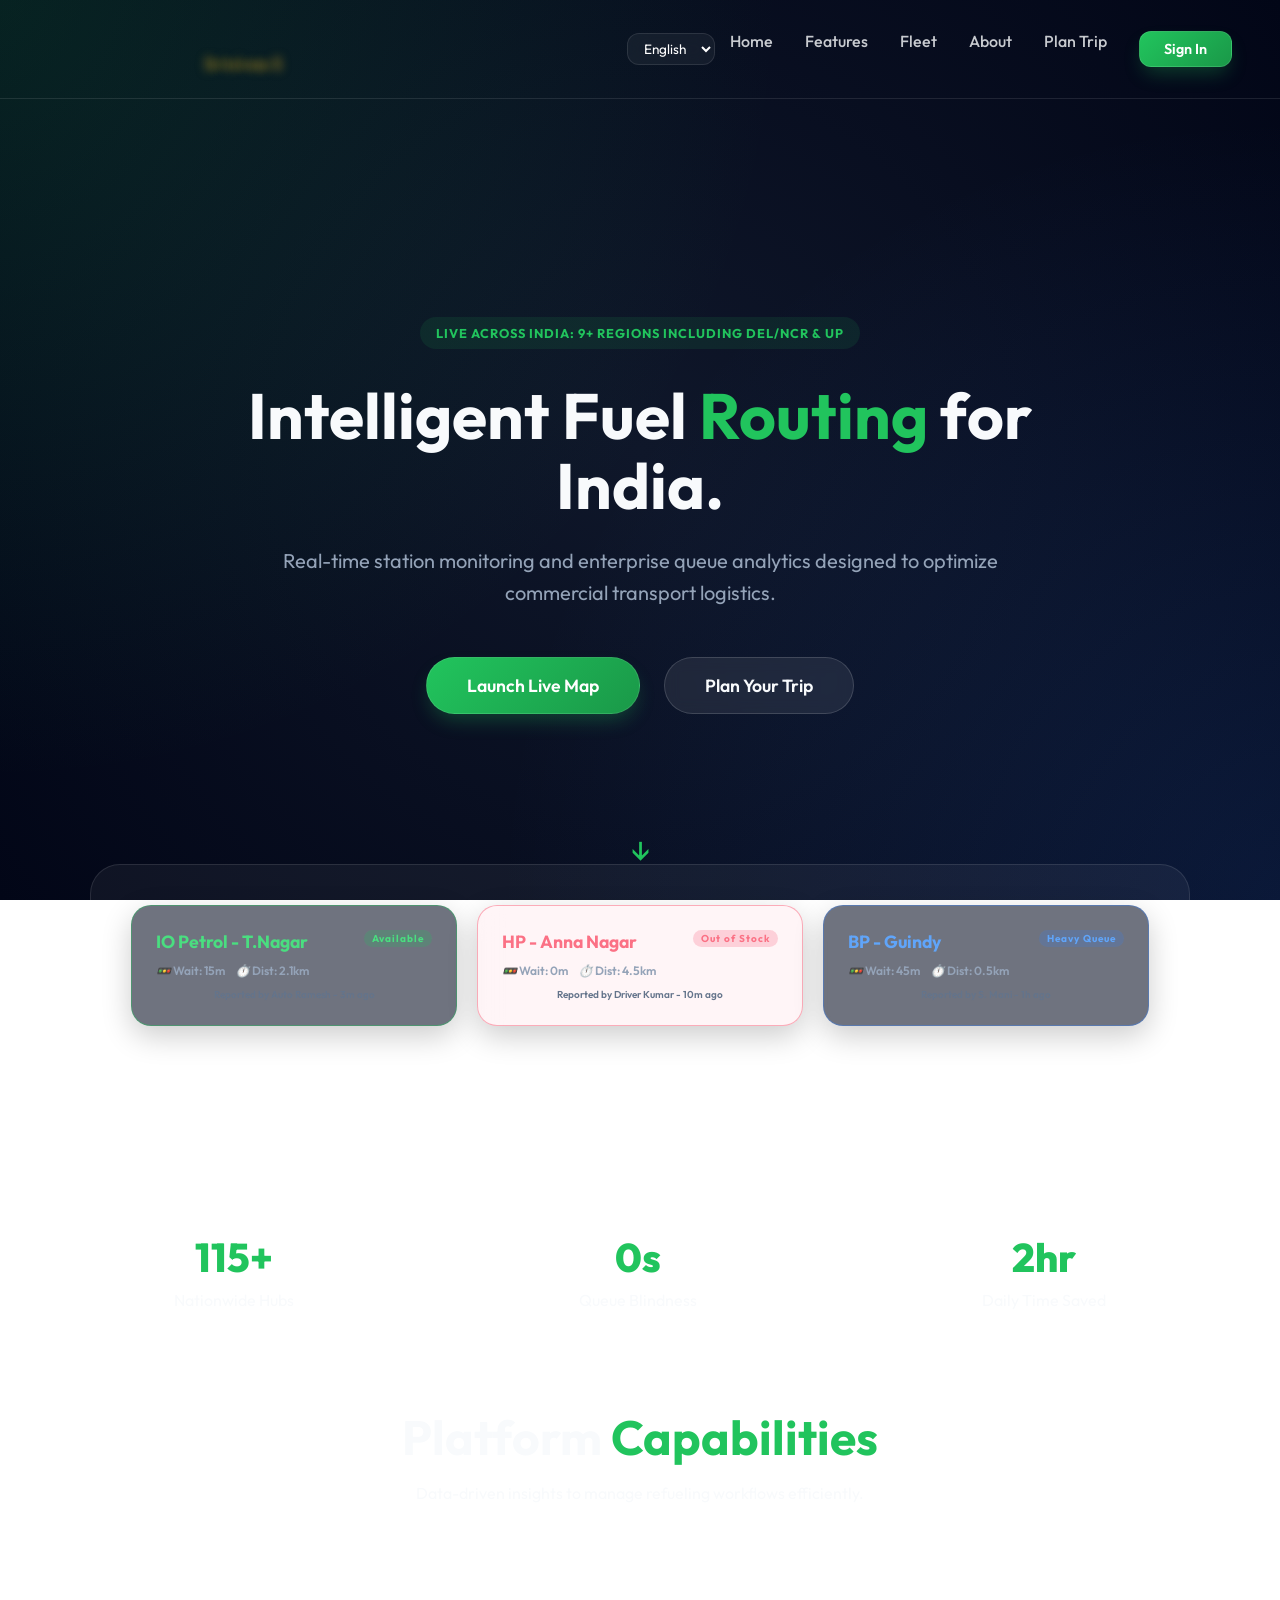
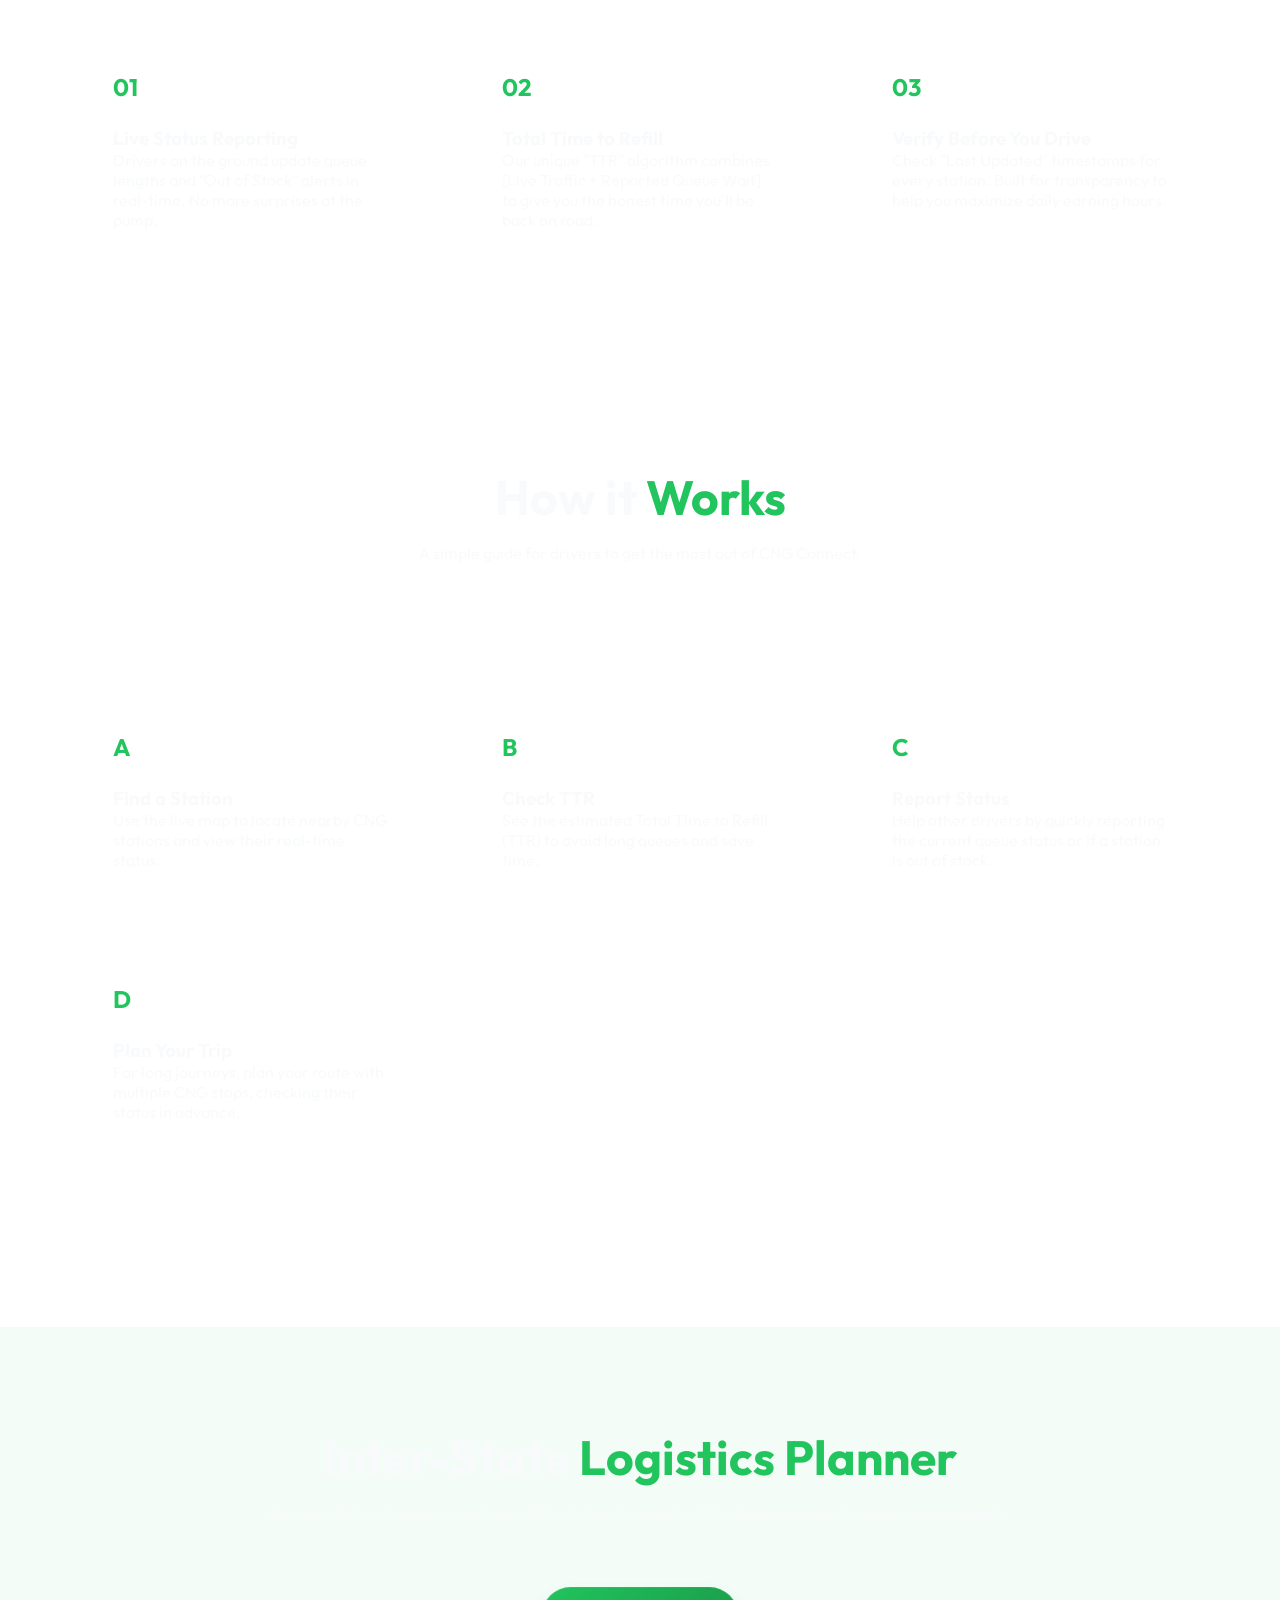
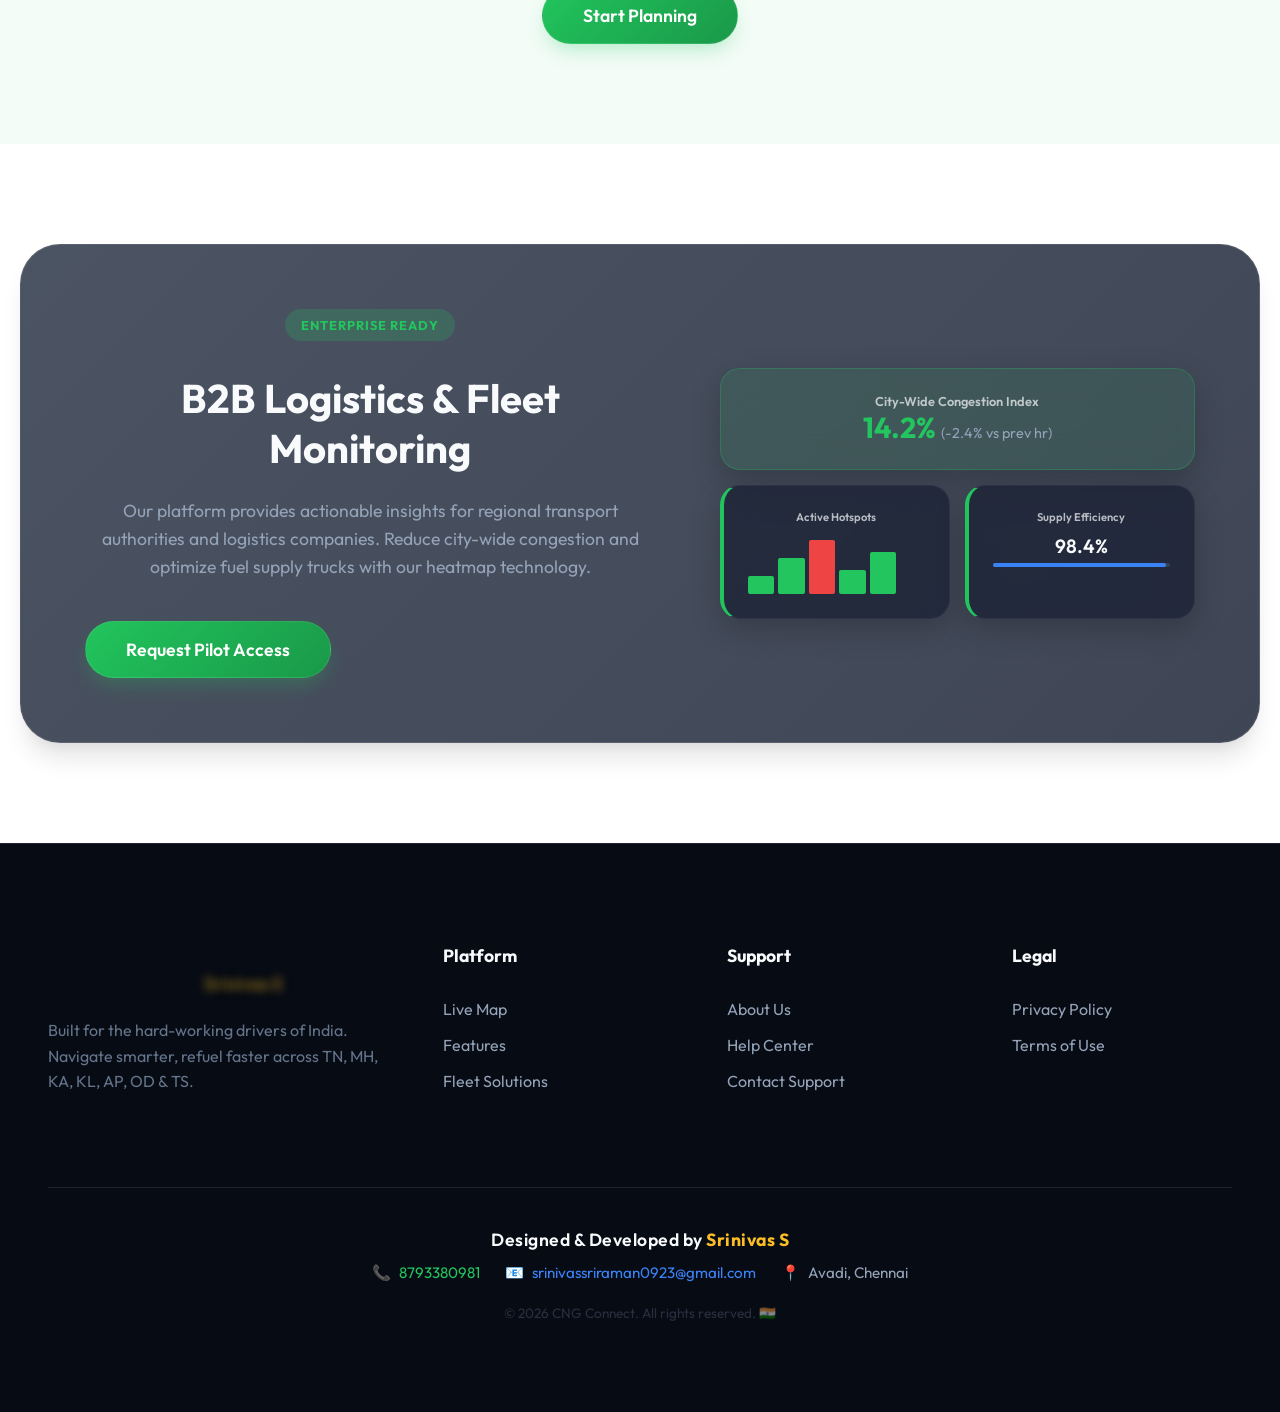
<file: src/main/resources/static/index.html>
<!DOCTYPE html>
<html lang="en">

<head>
    <meta charset="UTF-8">
    <title>CNG Connect | Official Real-Time Hub</title>
    <meta name="viewport" content="width=device-width, initial-scale=1.0, maximum-scale=1.0, user-scalable=no">
    <meta name="description" content="Official CNG Connect platform for real-time station monitoring and trip optimization. Built with standard safety protocols by Srinivas S.">
    <meta name="author" content="Srinivas S">
    <meta name="robots" content="index, follow">

    <!-- Open Graph / LinkedIn -->
    <meta property="og:type" content="website">
    <meta property="og:url" content="https://cng-connect-vi3n.onrender.com/">
    <meta property="og:title" content="CNG Connect | Official Real-Time Station Map">
    <meta property="og:description" content="Official Indian CNG community ecosystem. Built for drivers. Authorized Developer: Srinivas S.">
    <meta property="og:image" content="logo.png">
    
    <!-- Professional PWA / Mobile tags -->
    <meta name="apple-mobile-web-app-capable" content="yes">
    <meta name="apple-mobile-web-app-status-bar-style" content="black-translucent">
    <link rel="apple-touch-icon" href="logo.png">
    <link rel="icon" href="logo.png">
    <link href="https://fonts.googleapis.com/css2?family=Outfit:wght@300;400;600;700&display=swap" rel="stylesheet">
    <link rel="stylesheet" href="style.css">
</head>

<body>
    <nav class="navbar">
        <a href="index.html" class="logo" style="display: flex; flex-direction: column; line-height: 1.2;">
            <span>CNG Connect</span>
            <span style="font-size: 0.85rem; color: #cbd5e1; font-weight: 500; font-family: 'Outfit', sans-serif;">Designed & Developed by <b style="color: #fbbf24; font-size: 1.1rem; text-shadow: 0 0 10px rgba(251, 191, 36, 0.5);">Srinivas S</b></span>
        </a>
        
        <div style="display: flex; align-items: center; gap: 15px;">
            <select id="langSwitch" onchange="changeLanguage()" style="background: rgba(255,255,255,0.05); color: white; border: 1px solid var(--glass-border); padding: 5px 12px; border-radius: 12px; font-size: 0.85rem; cursor: pointer; outline: none; backdrop-filter: blur(10px);">
                <option value="en-US">English</option>
                <option value="ta-IN">தமிழ்</option>
            </select>

            <div class="nav-links" id="nav-links">
                <a href="index.html" class="nav-link" id="nav-home">Home</a>
                <a href="#features" class="nav-link" id="nav-features">Features</a>
                <a href="#fleet" class="nav-link" id="nav-fleet">Fleet</a>
                <a href="how-it-works.html" class="nav-link" id="nav-about">About</a>
                <a href="plan-trip.html" class="nav-link" id="nav-plan">Plan Trip</a>
                <a href="login.html" class="btn btn-primary" id="btn-login" style="padding: 0.5rem 1.5rem; border-radius: 12px; font-size: 0.9rem;">Sign In</a>
            </div>
            <div class="mobile-menu-btn" style="display: none;" onclick="toggleMobileMenu()">☰</div>
        </div>
    </nav>

    <main>
        <!-- Hero Section -->
        <section class="container hero" style="min-height: 85vh;">
            <div class="hero-content">
                <div class="badge" id="hero-badge">LIVE ACROSS INDIA: 9+ REGIONS INCLUDING DEL/NCR & UP</div>
                <h1 id="hero-title">Intelligent Fuel <span>Routing</span> for India.</h1>
                <p class="subtitle" id="hero-subtitle">
                    Real-time station monitoring and enterprise queue analytics designed to optimize commercial transport logistics.
                </p>
                <div class="btn-group">
                    <a href="login.html" class="btn btn-primary" id="btn-launch">Launch Live Map</a>
                    <a href="plan-trip.html" class="btn btn-secondary" id="btn-plan-hero">Plan Your Trip</a>
                </div>
            </div>
            <div class="scroll-down" onclick="document.getElementById('features').scrollIntoView({behavior:'smooth'})">↓
            </div>
        </section>

        <!-- Live Showcase Mock -->
        <section class="container" style="padding: 0 0 100px;">
            <div style="background: var(--glass); border: 1px solid var(--glass-border); border-radius: 30px; padding: 40px; display: grid; grid-template-columns: repeat(auto-fit, minmax(250px, 1fr)); gap: 20px; width: 100%; max-width: 1100px;">
                <div class="mockup-card" style="border: 1px solid #22c55e66; animation: fadeIn 0.5s ease-out;">
                    <div style="display: flex; justify-content: space-between; align-items: flex-start; margin-bottom: 10px;">
                        <span style="font-weight: 700; font-size: 1.1rem; color: #4ade80;" id="station-io">IO Petrol - T.Nagar</span>
                        <span class="badge" style="margin: 0; padding: 2px 8px; font-size: 10px; background: #22c55e33; color: #4ade80;" id="status-available">Available</span>
                    </div>
                    <div style="display: flex; gap: 10px; margin-bottom: 10px;">
                        <span style="font-size: 12px; color: #94a3b8;"><i class="feature-icon" style="font-size: 12px; margin: 0;">🚥</i> <span class="wait-label">Wait:</span> 15m</span>
                        <span style="font-size: 12px; color: #94a3b8;"><i class="feature-icon" style="font-size: 12px; margin: 0;">⏱️</i> <span class="dist-label">Dist:</span> 2.1km</span>
                    </div>
                    <p style="font-size: 10px; color: #64748b;" id="report-label">Reported by Auto Ramesh - 3m ago</p>
                </div>
                <div class="mockup-card" style="border: 1px solid #f43f5e66; animation: fadeIn 0.5s ease-out 0.2s; background: rgba(244, 63, 94, 0.05);">
                    <div style="display: flex; justify-content: space-between; align-items: flex-start; margin-bottom: 10px;">
                        <span style="font-weight: 700; font-size: 1.1rem; color: #fb7185;" id="station-hp">HP - Anna Nagar</span>
                        <span class="badge" style="margin: 0; padding: 2px 8px; font-size: 10px; background: #f43f5e33; color: #fb7185;" id="status-no-q">Out of Stock</span>
                    </div>
                    <div style="display: flex; gap: 10px; margin-bottom: 10px;">
                        <span style="font-size: 12px; color: #94a3b8;"><i class="feature-icon" style="font-size: 12px; margin: 0;">🚥</i> <span class="wait-label">Wait:</span> 0m</span>
                        <span style="font-size: 12px; color: #94a3b8;"><i class="feature-icon" style="font-size: 12px; margin: 0;">⏱️</i> <span class="dist-label">Dist:</span> 4.5km</span>
                    </div>
                    <p style="font-size: 10px; color: #64748b;" id="report-label-2">Reported by Driver Kumar - 10m ago</p>
                </div>
                <div class="mockup-card" style="border: 1px solid #3b82f666; animation: fadeIn 0.5s ease-out 0.4s;">
                    <div style="display: flex; justify-content: space-between; align-items: flex-start; margin-bottom: 10px;">
                        <span style="font-weight: 700; font-size: 1.1rem; color: #60a5fa;" id="station-bp">BP - Guindy</span>
                        <span class="badge" style="margin: 0; padding: 2px 8px; font-size: 10px; background: #3b82f633; color: #60a5fa;" id="status-heavy">Heavy Queue</span>
                    </div>
                    <div style="display: flex; gap: 10px; margin-bottom: 10px;">
                        <span style="font-size: 12px; color: #94a3b8;"><i class="feature-icon" style="font-size: 12px; margin: 0;">🚥</i> <span class="wait-label">Wait:</span> 45m</span>
                        <span style="font-size: 12px; color: #94a3b8;"><i class="feature-icon" style="font-size: 12px; margin: 0;">⏱️</i> <span class="dist-label">Dist:</span> 0.5km</span>
                    </div>
                    <p style="font-size: 10px; color: #64748b;" id="report-label-3">Reported by S. Mani - 1h ago</p>
                </div>
            </div>
        </section>

        <!-- Stats Section -->
        <section class="stats-bar">
            <div class="stat-item">
                <span class="stat-num" id="stat-num-hubs">115+</span>
                <p id="stat-hubs">Nationwide Hubs</p>
            </div>
            <div class="stat-item">
                <span class="stat-num" id="stat-num-queue">0s</span>
                <p id="stat-queue">Queue Blindness</p>
            </div>
            <div class="stat-item">
                <span class="stat-num" id="stat-num-time">2hr</span>
                <p id="stat-time">Daily Time Saved</p>
            </div>
        </section>

        <!-- Features Section -->
        <section id="features" class="container features-section">
            <div class="section-title">
                <h2 id="features-title">Platform <span>Capabilities</span></h2>
                <p id="features-subtitle">Data-driven insights to manage refueling workflows efficiently.</p>
            </div>
            <div class="features-grid">
                <div class="feature-card">
                    <div class="feature-icon" style="font-size: 1.5rem; font-weight: bold; color: var(--primary);">01</div>
                    <h3 id="feature-live-title">Live Status Reporting</h3>
                    <p id="feature-live-desc">Drivers on the ground update queue lengths and "Out of Stock" alerts in real-time. No more
                        surprises at the pump.</p>
                </div>
                <div class="feature-card">
                    <div class="feature-icon" style="font-size: 1.5rem; font-weight: bold; color: var(--primary);">02</div>
                    <h3 id="feature-ttr-title">Total Time to Refill</h3>
                    <p id="feature-ttr-desc">Our unique "TTR" algorithm combines [Live Traffic + Reported Queue Wait] to give you the honest
                        time you'll be back on road.</p>
                </div>
                <div class="feature-card">
                    <div class="feature-icon" style="font-size: 1.5rem; font-weight: bold; color: var(--primary);">03</div>
                    <h3 id="feature-verify-title">Verify Before You Drive</h3>
                    <p id="feature-verify-desc">Check "Last Updated" timestamps for every station. Built for transparency to help you maximize
                        daily earning hours.</p>
                </div>
            </div>
        </section>

        <!-- How It Works Section -->
        <section id="how-it-works" class="container" style="padding: 100px 20px;">
            <div class="section-title">
                <h2 id="how-it-works-title">How it <span>Works</span></h2>
                <p id="how-it-works-subtitle">A simple guide for drivers to get the most out of CNG Connect.</p>
            </div>
            <div class="features-grid">
                <div class="feature-card">
                    <div class="feature-icon" style="font-size: 1.5rem; font-weight: bold; color: var(--primary);">A</div>
                    <h3 id="step-1-title">Find a Station</h3>
                    <p id="step-1-desc">Use the live map to locate nearby CNG stations and view their real-time status.</p>
                </div>
                <div class="feature-card">
                    <div class="feature-icon" style="font-size: 1.5rem; font-weight: bold; color: var(--primary);">B</div>
                    <h3 id="step-2-title">Check TTR</h3>
                    <p id="step-2-desc">See the estimated Total Time to Refill (TTR) to avoid long queues.</p>
                </div>
                <div class="feature-card">
                    <div class="feature-icon" style="font-size: 1.5rem; font-weight: bold; color: var(--primary);">C</div>
                    <h3 id="step-3-title">Report Status</h3>
                    <p id="step-3-desc">Help others by reporting the current queue status or if a station is out of stock.</p>
                </div>
                <div class="feature-card">
                    <div class="feature-icon" style="font-size: 1.5rem; font-weight: bold; color: var(--primary);">D</div>
                    <h3 id="step-4-title">Plan Trip</h3>
                    <p id="step-4-desc">Plan journeys with multiple CNG stops, checking their status in advance.</p>
                </div>
            </div>
        </section>

        <!-- High Accuracy Trip Section -->
        <section class="container" style="padding: 100px 20px; background: rgba(34, 197, 94, 0.05);">
            <div class="section-title">
                <h2 id="trip-header">Plan Smarter for <span>Long Hauls</span></h2>
                <p id="trip-desc">Going to Delhi, Mumbai, or Lucknow? Check fuel status for 115+ stations across 9 regions at once.</p>
            </div>
            <div class="btn-group">
                 <a href="plan-trip.html" target="_blank" class="btn btn-primary" id="btn-start-plan">Start Planning</a>
            </div>
        </section>

        <!-- Government & Fleet Section -->
        <section id="fleet" class="container" style="padding: 100px 20px;">
            <div class="fleet-cta">
                <div class="fleet-content">
                    <div class="badge" style="background: rgba(34, 197, 94, 0.2); color: #22c55e;" id="badge-pitch">🏛️ PITCH READY</div>
                    <h2 id="fleet-title">Government & <span>Fleet Solutions</span></h2>
                    <p id="fleet-desc">Our platform provides actionable insights for regional transport authorities and logistics companies. Reduce city-wide congestion and optimize fuel supply trucks with our heatmap technology.</p>
                    <div style="display: flex; gap: 15px; flex-wrap: wrap;">
                        <a href="javascript:void(0)" onclick="openPilotModal()" class="btn btn-primary" id="btn-pilot">Request Pilot Access</a>
                    </div>
                </div>
                <div class="fleet-mockup" style="display: grid; grid-template-columns: 1fr 1fr; gap: 15px;">
                    <div class="mockup-card" style="grid-column: span 2; background: rgba(34, 197, 94, 0.1); border: 1px solid #22c55e44;">
                         <div style="font-size: 0.8rem; opacity: 0.7;" id="label-city-index">City-Wide Congestion Index</div>
                         <div style="font-size: 1.8rem; font-weight: 700; color: #22c55e;">14.2% <span style="font-size: 0.9rem; font-weight: 400; color: #94a3b8;">(-2.4% vs prev hr)</span></div>
                    </div>
                    <div class="mockup-card">
                         <div style="font-size: 0.7rem; opacity: 0.7;" id="label-hotspots">Active Hotspots</div>
                         <div style="height: 60px; display: flex; align-items: flex-end; gap: 4px; margin-top: 10px;">
                             <div style="background: #22c55e; height: 30%; width: 15%; border-radius: 2px;"></div>
                             <div style="background: #22c55e; height: 60%; width: 15%; border-radius: 2px;"></div>
                             <div style="background: #ef4444; height: 90%; width: 15%; border-radius: 2px;"></div>
                             <div style="background: #22c55e; height: 40%; width: 15%; border-radius: 2px;"></div>
                             <div style="background: #22c55e; height: 70%; width: 15%; border-radius: 2px;"></div>
                         </div>
                    </div>
                    <div class="mockup-card">
                         <div style="font-size: 0.7rem; opacity: 0.7;" id="label-supply">Supply Efficiency</div>
                         <div style="font-size: 1.2rem; font-weight: 600; margin-top: 10px;">98.4%</div>
                         <div style="width: 100%; height: 4px; background: #334155; border-radius: 2px; margin-top: 5px;">
                             <div style="width: 98%; height: 100%; background: #3b82f6; border-radius: 2px;"></div>
                         </div>
                    </div>
                </div>
            </div>
        </section>
    </main>

    <!-- Professional Footer -->
    <footer class="footer">
        <div class="footer-grid">
            <div class="footer-brand">
                <a href="#" class="logo" style="display: flex; flex-direction: column; line-height: 1.2;">
                    <span>CNG Connect</span>
                    <span style="font-size: 0.85rem; color: #cbd5e1; font-weight: 500; font-family: 'Outfit', sans-serif;">Designed & Developed by <b style="color: #fbbf24; font-size: 1.1rem; text-shadow: 0 0 10px rgba(251, 191, 36, 0.5);">Srinivas S</b></span>
                </a>
                <p id="footer-bio">Built for the hard-working drivers of India. Navigate smarter, refuel faster across TN, MH, KA, KL, AP, OD & TS.</p>
            </div>
            <div class="footer-nav">
                <h4 id="footer-platform">Platform</h4>
                <a href="map.html" id="link-map">Live Map</a>
                <a href="#features" id="link-feat">Features</a>
                <a href="#fleet" id="link-fleet">Fleet Solutions</a>
            </div>
            <div class="footer-nav">
                <h4 id="footer-support">Support</h4>
                <a href="how-it-works.html" id="link-about">About Us</a>
                <a href="how-it-works.html" id="link-help">Help Center</a>
                <a href="mailto:srinivassriraman0923@gmail.com" id="link-contact">Contact Support</a>
            </div>
            <div class="footer-nav">
                <h4 id="footer-legal">Legal</h4>
                <a href="javascript:void(0)" id="link-priv" onclick="openModal('privacy')">Privacy Policy</a>
                <a href="javascript:void(0)" id="link-terms" onclick="openModal('terms')">Terms of Use</a>
            </div>
        </div>
        <div class="footer-bottom" style="display: flex; flex-direction: column; align-items: center; gap: 12px; padding: 40px 20px; border-top: 1px solid rgba(255,255,255,0.1);">
            <div style="font-weight: 600; color: #f8fafc; font-size: 1.1rem; letter-spacing: 0.5px;" id="dev-credit">Designed & Developed by <b style="color: #fbbf24;">Srinivas S</b></div>
            <div style="display: flex; gap: 25px; flex-wrap: wrap; justify-content: center; font-size: 0.95rem; color: #94a3b8;">
                <a href="tel:8793380981" style="color: #22c55e; text-decoration: none; display: flex; align-items: center; gap: 8px; transition: 0.3s;" onmouseover="this.style.opacity='0.8'" onmouseout="this.style.opacity='1'">
                   <span>📞</span> 8793380981
                </a>
                <a href="mailto:srinivassriraman0923@gmail.com" style="color: #3b82f6; text-decoration: none; display: flex; align-items: center; gap: 8px; transition: 0.3s;" onmouseover="this.style.opacity='0.8'" onmouseout="this.style.opacity='1'">
                   <span>📧</span> srinivassriraman0923@gmail.com
                </a>
                <span style="display: flex; align-items: center; gap: 8px;">
                   <span>📍</span> Avadi, Chennai
                </span>
            </div>
            <div style="margin-top: 10px; opacity: 0.5; font-size: 0.85rem;">
                &copy; 2026 CNG Connect. All rights reserved. 🇮🇳
            </div>
        </div>
    </footer>

    <!-- Privacy / Terms Modal -->
    <div id="legal-modal" style="display:none; position:fixed; inset:0; z-index:9999; background:rgba(2,6,23,0.88); backdrop-filter:blur(8px); justify-content:center; align-items:center;" onclick="if(event.target===this)closeModal()">
        <div style="background:#0f172a; border:1px solid rgba(255,255,255,0.1); border-radius:24px; padding:40px; max-width:520px; width:90%; max-height:80vh; overflow-y:auto; position:relative;">
            <button onclick="closeModal()" style="position:absolute; top:16px; right:20px; background:none; border:none; color:#94a3b8; font-size:22px; cursor:pointer; line-height:1;">✕</button>
            <h2 id="modal-title" style="color:#4ade80; margin-bottom:16px; font-size:1.3rem;"></h2>
            <div id="modal-body" style="color:#cbd5e1; font-size:0.9rem; line-height:1.8;"></div>
        </div>
    </div>

    <!-- Fleet Pilot Modal -->
    <div id="pilot-modal" style="display:none; position:fixed; inset:0; z-index:9999; background:rgba(2,6,23,0.88); backdrop-filter:blur(8px); justify-content:center; align-items:center;" onclick="if(event.target===this)closePilotModal()">
        <div style="background:#0f172a; border:1px solid var(--primary); border-radius:24px; padding:40px; max-width:500px; width:90%; position:relative; box-shadow: 0 0 40px rgba(34, 197, 94, 0.1);">
            <button onclick="closePilotModal()" style="position:absolute; top:20px; right:20px; background:none; border:none; color:#94a3b8; font-size:24px; cursor:pointer;">✕</button>
            <h2 style="color:var(--light); margin-bottom:10px; font-size:1.8rem; display:flex; align-items:center; gap:10px;">
                <span style="color:var(--primary);">B2B</span> Fleet Pilot
            </h2>
            <p style="color:#94a3b8; font-size:0.95rem; margin-bottom:30px;">Request early access to the CNG Connect enterprise heatmap & dispatcher dashboard.</p>
            
            <form id="pilotForm" onsubmit="submitPilot(event)">
                <div style="margin-bottom:20px;">
                    <label style="display:block; color:#cbd5e1; margin-bottom:8px; font-size:0.9rem; font-weight:600;">Company Name</label>
                    <input type="text" required style="width:100%; padding:14px; background:rgba(255,255,255,0.05); border:1px solid rgba(255,255,255,0.1); border-radius:12px; color:white; font-family:'Outfit', sans-serif;">
                </div>
                <div style="display:flex; gap:15px; margin-bottom:20px; flex-wrap: wrap;">
                    <div style="flex:1; min-width: 200px;">
                        <label style="display:block; color:#cbd5e1; margin-bottom:8px; font-size:0.9rem; font-weight:600;">Work Email</label>
                        <input type="email" required style="width:100%; padding:14px; background:rgba(255,255,255,0.05); border:1px solid rgba(255,255,255,0.1); border-radius:12px; color:white; font-family:'Outfit', sans-serif;">
                    </div>
                    <div style="flex:1; min-width: 150px;">
                        <label style="display:block; color:#cbd5e1; margin-bottom:8px; font-size:0.9rem; font-weight:600;">Fleet Size</label>
                        <select required style="width:100%; padding:14px; background:rgba(255,255,255,0.05); border:1px solid rgba(255,255,255,0.1); border-radius:12px; color:white; font-family:'Outfit', sans-serif;">
                            <option value="" disabled selected>Select size...</option>
                            <option value="1-10">1 - 10</option>
                            <option value="11-50">11 - 50</option>
                            <option value="50+">50+</option>
                        </select>
                    </div>
                </div>
                <button type="submit" class="btn btn-primary" style="width:100%; padding:16px; border-radius:16px; font-size:1.1rem; border:none; margin-top:10px; font-family:'Outfit', sans-serif;">Submit Request</button>
            </form>
        </div>
    </div>

    <script>
        const legalContent = {
            privacy: {
                title: '🔒 Privacy Policy',
                body: `<p><b>CNG Connect</b> ("we", "us", or "our") is dedicated to protecting your personal data. This policy explains how we handle your information.</p><br>
                <p><b>1. Information Collection:</b> We collect information you provide directly (Name, Email) through Firebase Authentication and Google Sign-In. We also collect anonymous usage data to improve our "Live Pulse" technology.</p><br>
                <p><b>2. Data Usage:</b> Your data is used solely to provide personalized navigation, manage your account, and authenticate status reports. We <b>never sell</b> your personal information to third parties.</p><br>
                <p><b>3. Cookies & Storage:</b> We use local storage and essential cookies to keep you signed in and remember your preferences (like language settings).</p><br>
                <p><b>4. Third-Party Services:</b> We utilize Google Firebase for authentication and OpenStreetMap for mapping. Their respective privacy policies apply to data processed through their services.</p><br>
                <p><b>5. Your Rights:</b> You can request account deletion at any time by contacting support.</p><br>
                <p><b>6. Contact:</b> <a href="mailto:srinivassriraman0923@gmail.com" style="color:#4ade80;">srinivassriraman0923@gmail.com</a></p><br>
                <div style="text-align: center; margin-top: 20px;">
                    <a href="privacy-policy.html" style="color: #4ade80; text-decoration: underline; font-weight: 600;">View Full Privacy Policy →</a>
                </div>
                <p style="color:#64748b; font-size:0.8rem; margin-top: 20px;">Revision: 3.0 (April 2026) · Designed & Developed by Srinivas S</p>`
            },
            terms: {
                title: '📜 Terms & Conditions',
                body: `<p>By accessing <b>CNG Connect</b>, you agree to these legally binding terms designed to protect this platform and its community.</p><br>
                <p><b>1. Intellectual Property (IP) Protection:</b> The entire concept of "Live Pulse" station monitoring, real-time "Total Time to Refill" (TTR) algorithms, original code, UI design, and branding are the <b>exclusive property</b> of <b>Srinivas S</b>. Unauthorized copying, reverse-engineering, or creation of derivative works of this idea or code is strictly prohibited and protected by international copyright and IP laws.</p><br>
                <p><b>2. Disclaimer of Accuracy:</b> Station status reports are community-driven. While we strive for accuracy, we provide the service "AS IS". We are not responsible for any losses, delays, or fuel exhaustion resulting from inaccurate station status.</p><br>
                <p><b>3. User Safety:</b> Drivers must prioritize road safety and never use the application while the vehicle is in motion.</p><br>
                <p><b>4. Limitation of Liability:</b> In no event shall <b>Srinivas S</b> or CNG Connect be liable for any indirect, incidental, or consequential damages arising from your use of the service.</p><br>
                <p><b>5. Governing Law:</b> These terms are governed by the laws of India. Any disputes will be subject to the exclusive jurisdiction of the courts in Chennai.</p><br>
                <div style="text-align: center; margin-top: 20px;">
                    <a href="terms-and-conditions.html" style="color: #4ade80; text-decoration: underline; font-weight: 600;">View Full Legal Contract →</a>
                </div>
                <p style="color:#64748b; font-size:0.8rem; margin-top: 20px;">Revision: 3.0 (April 2026) · Designed & Developed by Srinivas S</p>`
            }
        };

        function openModal(type) {
            const content = legalContent[type];
            document.getElementById('modal-title').innerText = content.title;
            document.getElementById('modal-body').innerHTML = content.body;
            const modal = document.getElementById('legal-modal');
            modal.style.display = 'flex';
            document.body.style.overflow = 'hidden';
        }
        function closeModal() {
            document.getElementById('legal-modal').style.display = 'none';
            document.body.style.overflow = '';
        }
        
        function openPilotModal() {
            document.getElementById('pilot-modal').style.display = 'flex';
            document.body.style.overflow = 'hidden';
        }
        
        function closePilotModal() {
            document.getElementById('pilot-modal').style.display = 'none';
            document.body.style.overflow = '';
        }
        
        function submitPilot(e) {
            e.preventDefault();
            const btn = e.target.querySelector('button');
            btn.innerHTML = 'Sending...';
            btn.style.opacity = '0.7';
            setTimeout(() => {
                alert("Thank you! Your enterprise pilot request has been logged. Our B2B onboarding team will contact you within 24 hours.");
                closePilotModal();
                e.target.reset();
                btn.innerHTML = 'Submit Request';
                btn.style.opacity = '1';
            }, 1000);
        }

        document.addEventListener('keydown', e => { 
            if (e.key === 'Escape') {
                closeModal();
                closePilotModal();
            }
        });
    </script>

    <script>
        const uiLabels = {
            'en-US': {
                navHome: 'Home',
                navFeatures: 'Features',
                navFleet: 'Fleet',
                navAbout: 'About',
                navPlan: 'Plan Trip',
                btnLogin: 'Sign In',
                heroBadge: 'LIVE ACROSS INDIA: 9+ REGIONS INCLUDING DEL/NCR & UP',
                heroTitle: 'Intelligent Fuel <span>Routing</span> for India.',
                heroSubtitle: 'Real-time station monitoring and enterprise queue analytics designed to optimize commercial transport logistics.',
                btnLaunch: 'Launch Live Map',
                btnPlanHero: 'Plan Your Trip',
                statHubs: 'Nationwide Hubs',
                statQueue: 'Queue Blindness',
                statTime: 'Daily Time Saved',
                stationIO: 'IO Petrol - T.Nagar',
                stationHP: 'HP - Anna Nagar',
                stationBP: 'BP - Guindy',
                statusAvailable: 'Available',
                statusNoQ: 'Out of Stock',
                statusHeavy: 'Heavy Queue',
                wait: 'Wait:',
                dist: 'Dist:',
                reportedByA: 'Reported by Auto Ramesh - 3m ago',
                reportedByK: 'Reported by Driver Kumar - 10m ago',
                reportedByS: 'Reported by S. Mani - 1h ago',
                featuresTitle: 'Platform <span>Capabilities</span>',
                featuresSubtitle: 'Data-driven insights to manage refueling workflows efficiently.',
                featureLiveTitle: 'Live Status Reporting',
                featureLiveDesc: 'Drivers on the ground update queue lengths and "Out of Stock" alerts in real-time. No more surprises at the pump.',
                featureTTRTitle: 'Total Time to Refill',
                featureTTRDesc: 'Our unique "TTR" algorithm combines [Live Traffic + Reported Queue Wait] to give you the honest time you\'ll be back on road.',
                featureVerifyTitle: 'Verify Before You Drive',
                featureVerifyDesc: 'Check "Last Updated" timestamps for every station. Built for transparency to help you maximize daily earning hours.',
                howItWorksTitle: 'How it <span>Works</span>',
                howItWorksSubtitle: 'A simple guide for drivers to get the most out of CNG Connect.',
                step1Title: 'Find a Station',
                step1Desc: 'Use the live map to locate nearby CNG stations and view their real-time status.',
                step2Title: 'Check TTR',
                step2Desc: 'See the estimated Total Time to Refill (TTR) to avoid long queues and save time.',
                step3Title: 'Report Status',
                step3Desc: 'Help other drivers by quickly reporting the current queue status or if a station is out of stock.',
                step4Title: 'Plan Your Trip',
                step4Desc: 'For long journeys, plan your route with multiple CNG stops, checking their status in advance.',
                tripHeader: 'Inter-State <span>Logistics Planner</span>',
                tripDesc: 'Going to Delhi, Mumbai, or Lucknow? Check fuel statuses for 115+ stations across 9 regions automatically.',
                btnStartPlan: 'Start Planning',
                badgePitch: 'ENTERPRISE READY',
                fleetTitle: 'B2B Logistics & <span>Fleet Monitoring</span>',
                fleetDesc: 'Our platform provides actionable insights for regional transport authorities and logistics companies. Reduce city-wide congestion and optimize fuel supply trucks with our heatmap technology.',
                btnPilot: 'Request Pilot Access',
                labelCityIndex: 'City-Wide Congestion Index',
                labelHotspots: 'Active Hotspots',
                labelSupply: 'Supply Efficiency',
                footerBio: 'Built for the hard-working drivers of India. Navigate smarter, refuel faster across TN, MH, KA, KL, AP, OD & TS.',
                footerPlatform: 'Platform',
                linkMap: 'Live Map',
                linkFeat: 'Features',
                linkFleet: 'Fleet Solutions',
                footerSupport: 'Support',
                linkAbout: 'About Us',
                linkHelp: 'Help Center',
                linkContact: 'Contact Support',
                footerLegal: 'Legal',
                linkPriv: 'Privacy Policy',
                linkTerms: 'Terms of Use',
                rights: 'All rights reserved.',
                devCredit: 'Designed & Developed by <b style="color: #fbbf24;">Srinivas S</b>'
            },
            'ta-IN': {
                navHome: 'முகப்பு',
                navFeatures: 'அம்சங்கள்',
                navFleet: 'படை',
                navAbout: 'எங்களை பற்றி',
                navPlan: 'பயணத் திட்டம்',
                btnLogin: 'உள்நுழைக',
                heroBadge: '🚀 இந்தியா முழுவதும் நேரலையில் உள்ளது: DEL/NCR & UP உட்பட 9+ பகுதிகள்',
                heroTitle: '<span>எரிபொருள் நெருக்கடி</span>க்கு தீர்வு. ஒவ்வொரு நிலையமாக.',
                heroSubtitle: 'இந்திய CNG சமூகத்திற்காக பிரத்யேகமாக வடிவமைக்கப்பட்ட ஒரே தொழில்நுட்பம். 2 மணிநேர வரிசைகளை எங்கள் "லைவ் பல்ஸ்" தொழில்நுட்பம் மூலம் நீக்குங்கள், ஓட்டுநர்களுக்காக ஓட்டுநர்களால் உருவாக்கப்பட்டது.',
                btnLaunch: 'வரைபடத்தைத் திறக்கவும்',
                btnPlanHero: 'உங்கள் பயணத்தைத் திட்டமிடுங்கள்',
                statHubs: 'தேசம் தழுவிய மையங்கள்',
                statQueue: 'வரிசை தெரியாமை',
                statTime: 'தினசரி நேரம் சேமிக்கப்பட்டது',
                stationIO: 'ஐஓ பெட்ரோல் - டி.நகர்',
                stationHP: 'ஹெச்பி - அண்ணா நகர்',
                stationBP: 'பிபி - கிண்டி',
                statusAvailable: 'கிடைக்கிறது',
                statusNoQ: 'இருப்பு இல்லை',
                statusHeavy: 'நீண்ட வரிசை',
                wait: 'காத்திருப்பு:',
                dist: 'தூரம்:',
                reportedByA: 'ஆட்டோ ரமேஷ் - 3 நிமிடங்களுக்கு முன் அறிவித்தார்',
                reportedByK: 'டிரைவர் குமார் - 10 நிமிடங்களுக்கு முன் அறிவித்தார்',
                reportedByS: 'எஸ். மணி - 1 மணி நேரத்திற்கு முன் அறிவித்தார்',
                featuresTitle: '<span>TTR</span> சிறப்பு',
                featuresSubtitle: 'மற்ற மேப்பிங் பயன்பாடுகள் புறக்கணிக்கும் உண்மையான சிக்கல்களை நாங்கள் தீர்க்கிறோம்.',
                featureLiveTitle: 'நேரடி நிலை அறிக்கை',
                featureLiveDesc: 'ஓட்டுநர்கள் வரிசை நீளங்கள் மற்றும் "இருப்பு இல்லை" எச்சரிக்கைகளை நிகழ்நேரத்தில் புதுப்பிக்கிறார்கள். பம்பில் இனி ஆச்சரியங்கள் இல்லை.',
                featureTTRTitle: 'எரிபொருள் நிரப்ப மொத்த நேரம்',
                featureTTRDesc: 'எங்கள் தனித்துவமான "TTR" அல்காரிதம் [நேரடி போக்குவரத்து + அறிவிக்கப்பட்ட வரிசை காத்திருப்பு] ஆகியவற்றை ஒருங்கிணைத்து நீங்கள் மீண்டும் சாலையில் இருக்கும் உண்மையான நேரத்தை வழங்குகிறது.',
                featureVerifyTitle: 'ஓட்டுவதற்கு முன் சரிபார்க்கவும்',
                featureVerifyDesc: 'ஒவ்வொரு நிலையத்திற்கும் "கடைசியாக புதுப்பிக்கப்பட்டது" நேர முத்திரைகளை சரிபார்க்கவும். உங்கள் தினசரி வருவாய் நேரத்தை அதிகரிக்க வெளிப்படைத்தன்மைக்காக கட்டப்பட்டது.',
                howItWorksTitle: 'இது <span>எப்படி வேலை செய்கிறது</span>',
                howItWorksSubtitle: 'CNG Connect ஐப் பயன்படுத்த ஓட்டுநர்களுக்கான எளிய வழிகாட்டி.',
                step1Title: 'ஒரு நிலையத்தைக் கண்டறியவும்',
                step1Desc: 'அருகிலுள்ள CNG நிலையங்களைக் கண்டறியவும் மற்றும் அவற்றின் நிகழ்நேர நிலையைப் பார்க்கவும் நேரடி வரைபடத்தைப் பயன்படுத்தவும்.',
                step2Title: 'TTR ஐ சரிபார்க்கவும்',
                step2Desc: 'நீண்ட வரிசைகளைத் தவிர்க்கவும் மற்றும் நேரத்தைச் சேமிக்கவும் எரிபொருள் நிரப்ப மதிப்பிடப்பட்ட மொத்த நேரத்தைப் (TTR) பார்க்கவும்.',
                step3Title: 'நிலையை புகாரளிக்கவும்',
                step3Desc: 'தற்போதைய வரிசை நிலை அல்லது ஒரு நிலையம் இருப்பு இல்லை என்றால் விரைவாகப் புகாரளிப்பதன் மூலம் மற்ற ஓட்டுநர்களுக்கு உதவுங்கள்.',
                step4Title: 'உங்கள் பயணத்தைத் திட்டமிடுங்கள்',
                step4Desc: 'நீண்ட பயணங்களுக்கு, உங்கள் வழியில் பல CNG நிறுத்தங்களுடன் உங்கள் பயணத்தைத் திட்டமிடுங்கள், அவற்றின் நிலையை முன்கூட்டியே சரிபார்க்கவும்.',
                tripHeader: '<span>நீண்ட பயண</span>த் திட்டம்',
                tripDesc: 'டெல்லி, மும்பை அல்லது லக்னோ செல்கிறீர்களா? 9 பகுதிகளில் உள்ள 115+ நிலையங்களைப் பார்க்கவும்.',
                btnStartPlan: 'திட்டமிடத் தொடங்கு',
                badgePitch: '🏛️ பிட்ச் தயார்',
                fleetTitle: 'அரசாங்கம் மற்றும் <span>கார்ப்பரேட் தீர்வுகள்</span>',
                fleetDesc: 'எங்கள் தளம் பிராந்திய போக்குவரத்து அதிகாரிகள் மற்றும் தளவாட நிறுவனங்களுக்கு செயல்படக்கூடிய நுண்ணறிவுகளை வழங்குகிறது. எங்கள் ஹீட்மேப் தொழில்நுட்பம் மூலம் நகர அளவிலான நெரிசலைக் குறைத்து எரிபொருள் விநியோக லாரிகளை மேம்படுத்துங்கள்.',
                btnPilot: 'பைலட் அணுகலைக் கோரவும்',
                labelCityIndex: 'நகரம் தழுவிய நெரிசல் குறியீடு',
                labelHotspots: 'செயலில் உள்ள இடங்கள்',
                labelSupply: 'விநியோக திறன்',
                footerBio: 'இந்தியாவின் உழைக்கும் ஓட்டுநர்களுக்காக உருவாக்கப்பட்டது. TN, MH, KA, KL, AP, OD & TS எங்கும் புத்திசாலித்தனமாகச் செல்லுங்கள்.',
                footerPlatform: 'தளம்',
                linkMap: 'நேரடி வரைபடம்',
                linkFeat: 'அம்சங்கள்',
                linkFleet: 'படை தீர்வுகள்',
                footerSupport: 'ஆதரவு',
                linkAbout: 'எங்களை பற்றி',
                linkHelp: 'உதவி மையம்',
                linkContact: 'ஆதரவைத் தொடர்பு கொள்ளுங்கள்',
                footerLegal: 'சட்ட',
                linkPriv: 'தனியுரிமைக் கொள்கை',
                linkTerms: 'பயன்பாட்டு விதிமுறைகள்',
                rights: 'அனைத்து உரிமைகளும் பாதுகாக்கப்பட்டவை.',
                devCredit: 'வடிவமைப்பு மற்றும் மேம்பாடு: <b style="color: #fbbf24;">ஸ்ரீனிவாஸ் எஸ்</b>'
            }
        };

        function toggleMobileMenu() {
            const nav = document.getElementById('nav-links');
            nav.classList.toggle('active');
            const btn = document.querySelector('.mobile-menu-btn');
            btn.innerText = nav.classList.contains('active') ? '✕' : '☰';
        }

        function changeLanguage() {
            const lang = document.getElementById('langSwitch').value;
            localStorage.setItem('preferredLang', lang);
            const labels = uiLabels[lang];

            document.getElementById('nav-home').innerText = labels.navHome;
            document.getElementById('nav-features').innerText = labels.navFeatures;
            document.getElementById('nav-fleet').innerText = labels.navFleet;
            document.getElementById('nav-about').innerText = labels.navAbout;
            document.getElementById('nav-plan').innerText = labels.navPlan;
            document.getElementById('btn-login').innerText = labels.btnLogin;
            
            document.getElementById('hero-badge').innerText = labels.heroBadge;
            document.getElementById('hero-title').innerHTML = labels.heroTitle;
            document.getElementById('hero-subtitle').innerText = labels.heroSubtitle;
            document.getElementById('btn-launch').innerText = labels.btnLaunch;
            document.getElementById('btn-plan-hero').innerText = labels.btnPlanHero;

            document.getElementById('stat-hubs').innerText = labels.statHubs;
            document.getElementById('stat-queue').innerText = labels.statQueue;
            document.getElementById('stat-time').innerText = labels.statTime;

            document.getElementById('station-io').innerText = labels.stationIO;
            document.getElementById('station-hp').innerText = labels.stationHP;
            document.getElementById('station-bp').innerText = labels.stationBP;
            document.getElementById('status-available').innerText = labels.statusAvailable;
            document.getElementById('status-no-q').innerText = labels.statusNoQ;
            document.getElementById('status-heavy').innerText = labels.statusHeavy;
            document.querySelectorAll('.wait-label').forEach(el => el.innerText = labels.wait);
            document.querySelectorAll('.dist-label').forEach(el => el.innerText = labels.dist);
            document.getElementById('report-label').innerText = labels.reportedByA;
            document.getElementById('report-label-2').innerText = labels.reportedByK;
            document.getElementById('report-label-3').innerText = labels.reportedByS;

            document.getElementById('features-title').innerHTML = labels.featuresTitle;
            document.getElementById('features-subtitle').innerText = labels.featuresSubtitle;
            document.getElementById('feature-live-title').innerText = labels.featureLiveTitle;
            document.getElementById('feature-live-desc').innerText = labels.featureLiveDesc;
            document.getElementById('feature-ttr-title').innerText = labels.featureTTRTitle;
            document.getElementById('feature-ttr-desc').innerText = labels.featureTTRDesc;
            document.getElementById('feature-verify-title').innerText = labels.featureVerifyTitle;
            document.getElementById('feature-verify-desc').innerText = labels.featureVerifyDesc;

            document.getElementById('how-it-works-title').innerHTML = labels.howItWorksTitle;
            document.getElementById('how-it-works-subtitle').innerText = labels.howItWorksSubtitle;
            document.getElementById('step-1-title').innerText = labels.step1Title;
            document.getElementById('step-1-desc').innerText = labels.step1Desc;
            document.getElementById('step-2-title').innerText = labels.step2Title;
            document.getElementById('step-2-desc').innerText = labels.step2Desc;
            document.getElementById('step-3-title').innerText = labels.step3Title;
            document.getElementById('step-3-desc').innerText = labels.step3Desc;
            document.getElementById('step-4-title').innerText = labels.step4Title;
            document.getElementById('step-4-desc').innerText = labels.step4Desc;

            document.getElementById('trip-header').innerHTML = labels.tripHeader;
            document.getElementById('trip-desc').innerText = labels.tripDesc;
            document.getElementById('btn-start-plan').innerText = labels.btnStartPlan;

            document.getElementById('badge-pitch').innerText = labels.badgePitch;
            document.getElementById('fleet-title').innerHTML = labels.fleetTitle;
            document.getElementById('fleet-desc').innerText = labels.fleetDesc;
            document.getElementById('btn-pilot').innerText = labels.btnPilot;
            document.getElementById('label-city-index').innerText = labels.labelCityIndex;
            document.getElementById('label-hotspots').innerText = labels.labelHotspots;
            document.getElementById('label-supply').innerText = labels.labelSupply;

            document.getElementById('footer-bio').innerText = labels.footerBio;
            document.getElementById('footer-platform').innerText = labels.footerPlatform;
            document.getElementById('link-map').innerText = labels.linkMap;
            document.getElementById('link-feat').innerText = labels.linkFeat;
            document.getElementById('link-fleet').innerText = labels.linkFleet;
            document.getElementById('footer-support').innerText = labels.footerSupport;
            document.getElementById('link-about').innerText = labels.linkAbout;
            document.getElementById('link-help').innerText = labels.linkHelp;
            document.getElementById('link-contact').innerText = labels.linkContact;
            document.getElementById('footer-legal').innerText = labels.footerLegal;
            document.getElementById('link-priv').innerText = labels.linkPriv;
            document.getElementById('link-terms').innerText = labels.linkTerms;
            document.getElementById('rights').innerText = labels.rights;
            document.getElementById('dev-credit').innerText = labels.devCredit;
        }

        window.addEventListener('DOMContentLoaded', () => {
            const savedLang = localStorage.getItem('preferredLang') || 'en-US'; // Default to English if no preference
            document.getElementById('langSwitch').value = savedLang;
            changeLanguage();
        });
    </script>
</body>

</html>
</file>
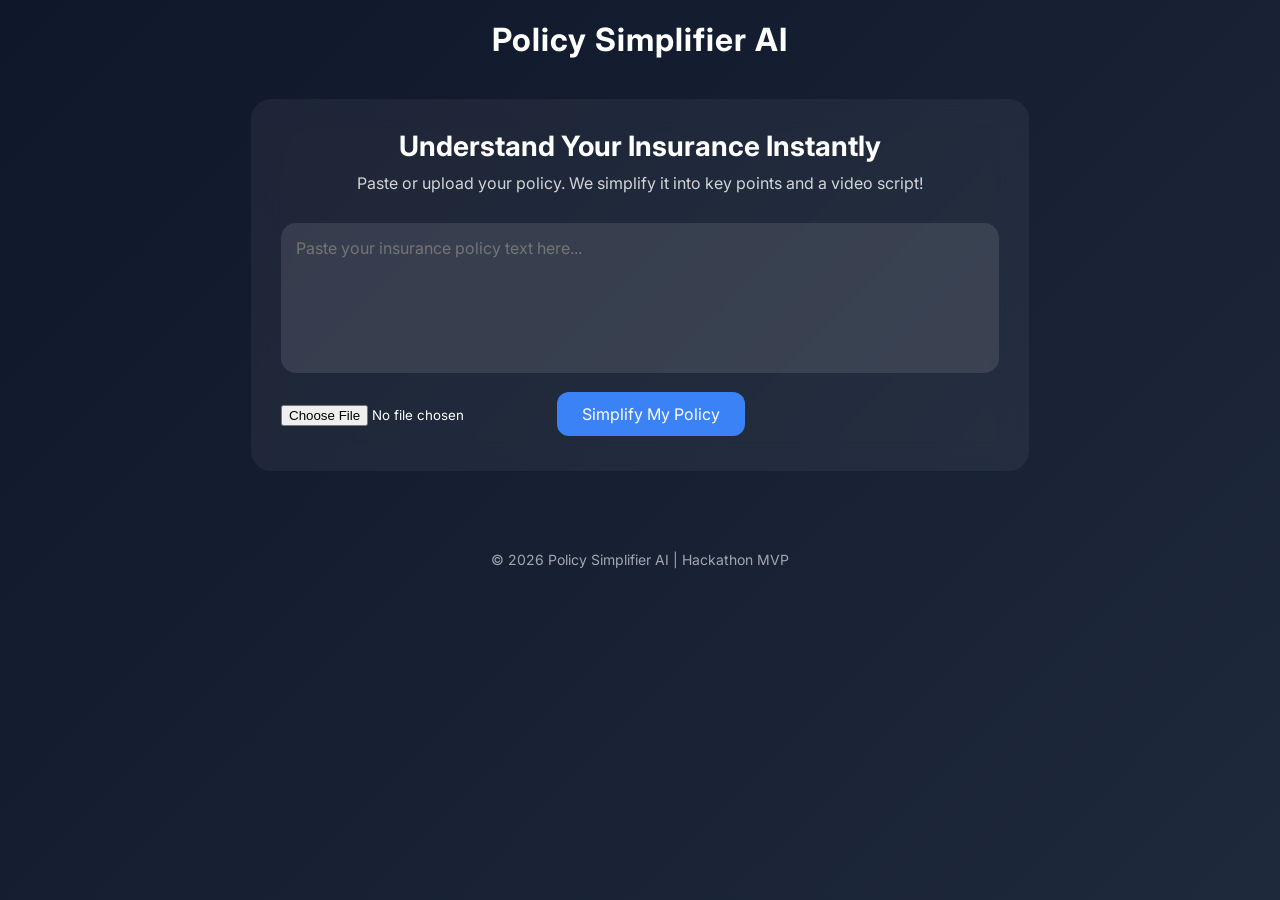
<file: insurance.html>
<!DOCTYPE html>
<html lang="en">
<head>
<meta charset="UTF-8">
<meta name="viewport" content="width=device-width, initial-scale=1.0">
<title>Policy Simplifier AI</title>
<link href="https://fonts.googleapis.com/css2?family=Inter:wght@400;600;700&display=swap" rel="stylesheet">
<style>
    *{margin:0;padding:0;box-sizing:border-box;font-family:'Inter',sans-serif;}
    body{background: linear-gradient(135deg,#0f172a,#1e293b);color:white;min-height:100vh;display:flex;flex-direction:column;}
    header{padding:20px;text-align:center;font-size:32px;font-weight:700;letter-spacing:1px;}
    .container{max-width:900px;margin:20px auto;padding:30px;background: rgba(255,255,255,0.05); border-radius:20px;backdrop-filter: blur(15px);}
    .hero{text-align:center;margin-bottom:30px;}
    .hero h2{font-size:28px;margin-bottom:10px;}
    .hero p{font-size:16px;opacity:0.8;}
    textarea{width:100%;height:150px;padding:15px;border-radius:15px;border:none;resize:none;margin-bottom:15px;background: rgba(255,255,255,0.1);color:white;font-size:16px;}
    input[type="file"]{margin-bottom:15px;}
    button{padding:12px 25px;background:#3b82f6;border:none;border-radius:12px;color:white;cursor:pointer;font-size:16px;transition:0.3s;}
    button:hover{background:#2563eb;}
    .loading{text-align:center;margin-top:20px;display:none;}
    .spinner{border:6px solid #f3f3f3;border-top:6px solid #3b82f6;border-radius:50%;width:50px;height:50px;animation:spin 1s linear infinite;margin:20px auto;}
    @keyframes spin{0%{transform:rotate(0deg);}100%{transform:rotate(360deg);}}
    .result{display:none;margin-top:30px;}
    .card{background: rgba(255,255,255,0.1); padding:20px; border-radius:15px; margin-bottom:15px;backdrop-filter:blur(10px);transition:0.3s;}
    .card:hover{transform:translateY(-5px);}
    .risk-meter{height:10px;width:100%;background: rgba(255,255,255,0.2);border-radius:10px;margin-top:10px;}
    .risk-fill{height:100%;border-radius:10px;background: #f97316;width:0%;transition:0.5s;}
    footer{text-align:center;padding:20px;margin-top:40px;font-size:14px;opacity:0.6;}
    @media(max-width:600px){.hero h2{font-size:22px;}.container{padding:20px;}}
</style>
</head>
<body>

<header>Policy Simplifier AI</header>

<div class="container">

    <div class="hero">
        <h2>Understand Your Insurance Instantly</h2>
        <p>Paste or upload your policy. We simplify it into key points and a video script!</p>
    </div>

    <textarea id="policyText" placeholder="Paste your insurance policy text here..."></textarea>
    <input type="file" id="fileUpload">

    <button onclick="analyzePolicy()">Simplify My Policy</button>

    <div class="loading" id="loading">
        <div class="spinner"></div>
        <p>Analyzing your document...</p>
    </div>

    <div class="result" id="result">
        <h3>📄 Simplified Summary</h3>

        <div class="card">
            <h4>✅ Coverage</h4>
            <p id="coverage"></p>
        </div>

        <div class="card">
            <h4>❌ Exclusions</h4>
            <p id="exclusion"></p>
        </div>

        <div class="card">
            <h4>💰 Premium Details</h4>
            <p id="premium"></p>
        </div>

        <div class="card">
            <h4>📌 Claim Process</h4>
            <p id="claim"></p>
        </div>

        <div class="card">
            <h4>📊 Policy Risk Analysis</h4>
            <div class="risk-meter"><div id="riskFill" class="risk-fill"></div></div>
            <p id="riskLabel"></p>
        </div>

        <div class="card">
            <h4>🎬 Video Script</h4>
            <p id="videoScript"></p>
        </div>
    </div>

</div>

<footer>© 2026 Policy Simplifier AI | Hackathon MVP</footer>

<script>
async function analyzePolicy() {
    const textArea = document.getElementById("policyText");
    let text = textArea.value;
    if(!text) return alert("Paste your policy text!");

    // Optional: handle file upload
    const fileInput = document.getElementById("fileUpload");
    if(fileInput.files.length > 0){
        const file = fileInput.files[0];
        text = await file.text();
    }

    document.getElementById("loading").style.display = "block";
    document.getElementById("result").style.display = "none";

    setTimeout(async () => {
        // -----------------------
        // Replace below with actual backend API call in hackathon
        // -----------------------
        // Simulate AI simplification
        let coverage="", exclusion="", premium="", claim="", videoScript="", riskScore=0;
        const lText = text.toLowerCase();

        if(lText.includes("hospital")) coverage+="Hospitalization covered.\n";
        if(lText.includes("ambulance")) coverage+="Ambulance charges included.\n";

        if(lText.includes("pre-existing")) { exclusion+="Pre-existing conditions excluded.\n"; riskScore+=2;}
        if(lText.includes("cosmetic")) { exclusion+="Cosmetic treatments excluded.\n"; riskScore+=1;}
        if(lText.includes("waiting period")) riskScore+=2;

        premium = "Annual premium payable. Grace period may apply.";
        claim = "Notify insurer immediately and submit required documents.";

        // Risk meter
        let riskLabel="";
        if(riskScore<=2) riskLabel="Low Risk Policy";
        else if(riskScore<=4) riskLabel="Moderate Risk Policy";
        else riskLabel="High Restriction Policy";

        // Video script
        videoScript = `Hello! Here's a summary of your policy: ${coverage} However, note exclusions: ${exclusion} Risk level: ${riskLabel}.`;

        // Display results
        document.getElementById("coverage").innerText=coverage||"General coverage included.";
        document.getElementById("exclusion").innerText=exclusion||"No major exclusions.";
        document.getElementById("premium").innerText=premium;
        document.getElementById("claim").innerText=claim;
        document.getElementById("videoScript").innerText=videoScript;
        document.getElementById("riskLabel").innerText=riskLabel;
        document.getElementById("riskFill").style.width = (riskScore/5*100)+"%";

        document.getElementById("loading").style.display="none";
        document.getElementById("result").style.display="block";
    }, 1500);
}
</script>

</body>
</html>
</file>
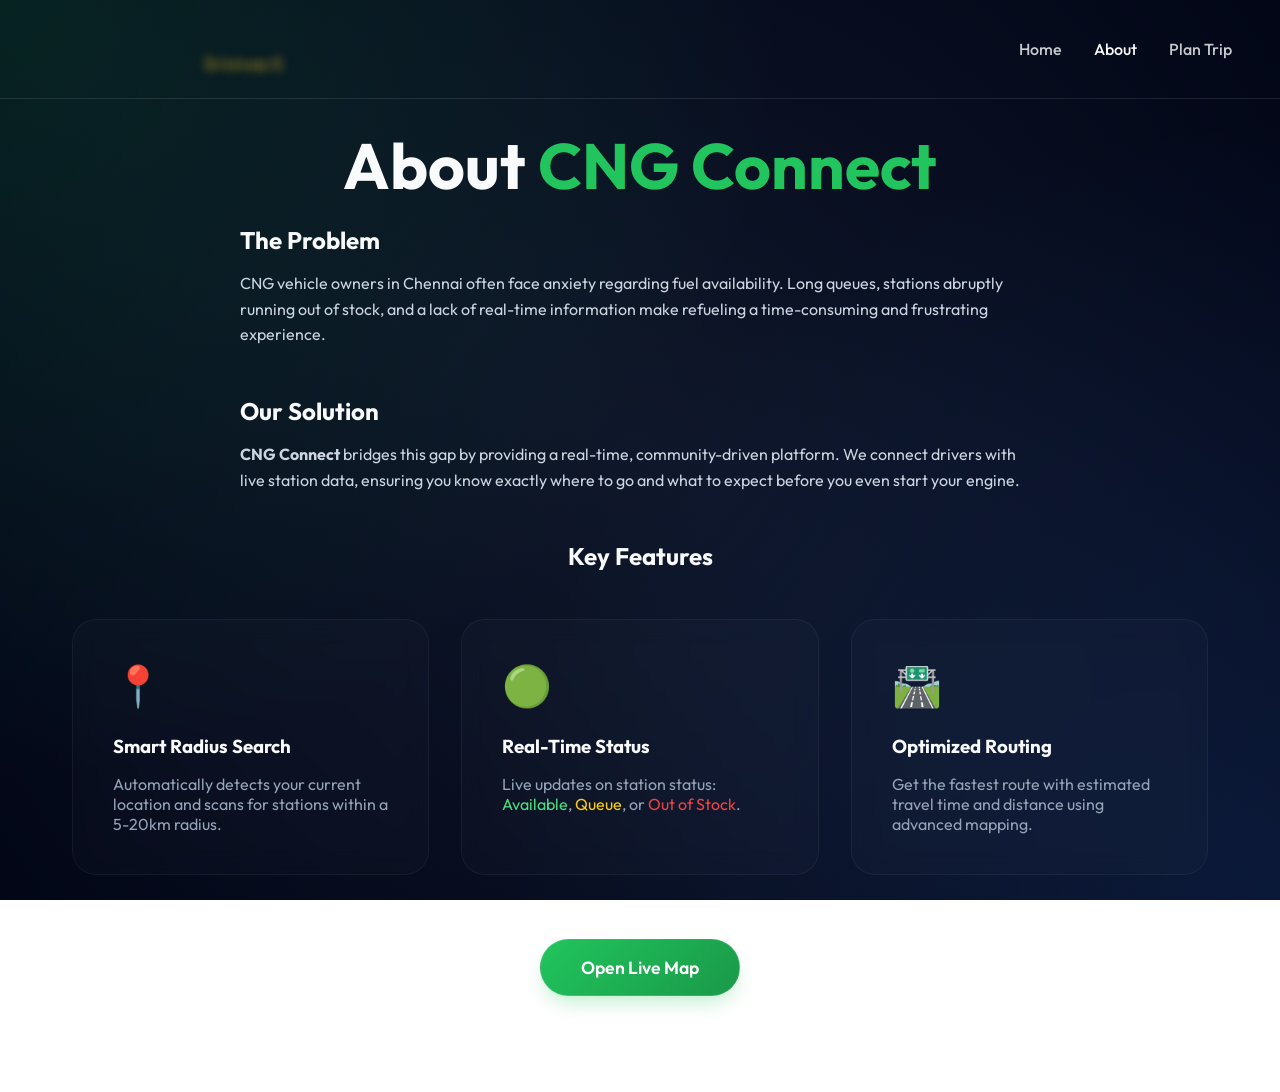
<file: src/main/resources/static/how-it-works.html>
<!DOCTYPE html>
<html lang="en">

<head>
    <meta charset="UTF-8">
    <meta name="viewport" content="width=device-width, initial-scale=1.0">
    <link href="https://fonts.googleapis.com/css2?family=Outfit:wght@300;400;600;700&display=swap" rel="stylesheet">
    <link rel="stylesheet" href="style.css">
</head>

<body>
    <nav class="navbar">
        <a href="index.html" class="logo" style="display: flex; flex-direction: column; line-height: 1.2;">
            <span>CNG Connect</span>
            <span style="font-size: 0.85rem; color: #cbd5e1; font-weight: 500; font-family: 'Outfit', sans-serif;">Designed & Developed by <b style="color: #fbbf24; font-size: 1.1rem; text-shadow: 0 0 10px rgba(251, 191, 36, 0.5);">Srinivas S</b></span>
        </a>
        <div class="nav-links">
            <a href="index.html" class="nav-link">Home</a>
            <a href="how-it-works.html" class="nav-link" style="color: var(--primary-color); opacity: 1;">About</a>
            <a href="plan-trip.html" class="nav-link">Plan Trip</a>
        </div>
    </nav>

    <div class="container" style="justify-content: flex-start; padding-top: 0;">
        <div class="hero-content" style="margin-top: 2rem;">
            <h1>About <span>CNG Connect</span></h1>
        </div>

        <!-- Problem Section -->
        <div style="max-width: 800px; text-align: left; margin-bottom: 3rem;">
            <h2 style="color: var(--primary-color); margin-bottom: 1rem;">The Problem</h2>
            <p style="color: #cbd5e1; line-height: 1.6;">
                CNG vehicle owners in Chennai often face anxiety regarding fuel availability.
                Long queues, stations abruptly running out of stock, and a lack of real-time information
                make refueling a time-consuming and frustrating experience.
            </p>
        </div>

        <!-- Solution Section -->
        <div style="max-width: 800px; text-align: left; margin-bottom: 3rem;">
            <h2 style="color: var(--secondary-color); margin-bottom: 1rem;">Our Solution</h2>
            <p style="color: #cbd5e1; line-height: 1.6;">
                <strong>CNG Connect</strong> bridges this gap by providing a real-time, community-driven platform.
                We connect drivers with live station data, ensuring you know exactly where to go
                and what to expect before you even start your engine.
            </p>
        </div>

        <h2 style="margin-bottom: 2rem;">Key Features</h2>

        <div class="features-grid" style="padding-top: 1rem;">
            <div class="feature-card">
                <div class="feature-icon">📍</div>
                <h3>Smart Radius Search</h3>
                <p style="color: #94a3b8; margin-top: 1rem;">Automatically detects your current location and scans for
                    stations within a 5-20km radius.</p>
            </div>

            <div class="feature-card">
                <div class="feature-icon">🟢</div>
                <h3>Real-Time Status</h3>
                <p style="color: #94a3b8; margin-top: 1rem;">Live updates on station status: <span
                        style="color: #4ade80">Available</span>, <span style="color: #facc15">Queue</span>, or <span
                        style="color: #ef4444">Out of Stock</span>.</p>
            </div>

            <div class="feature-card">
                <div class="feature-icon">🛣️</div>
                <h3>Optimized Routing</h3>
                <p style="color: #94a3b8; margin-top: 1rem;">Get the fastest route with estimated travel time and
                    distance using advanced mapping.</p>
            </div>
        </div>

        <div class="btn-group" style="margin-bottom: 4rem;">
            <a href="login.html" class="btn btn-primary">Open Live Map</a>
        </div>
    </div>
</body>

</html>
</file>
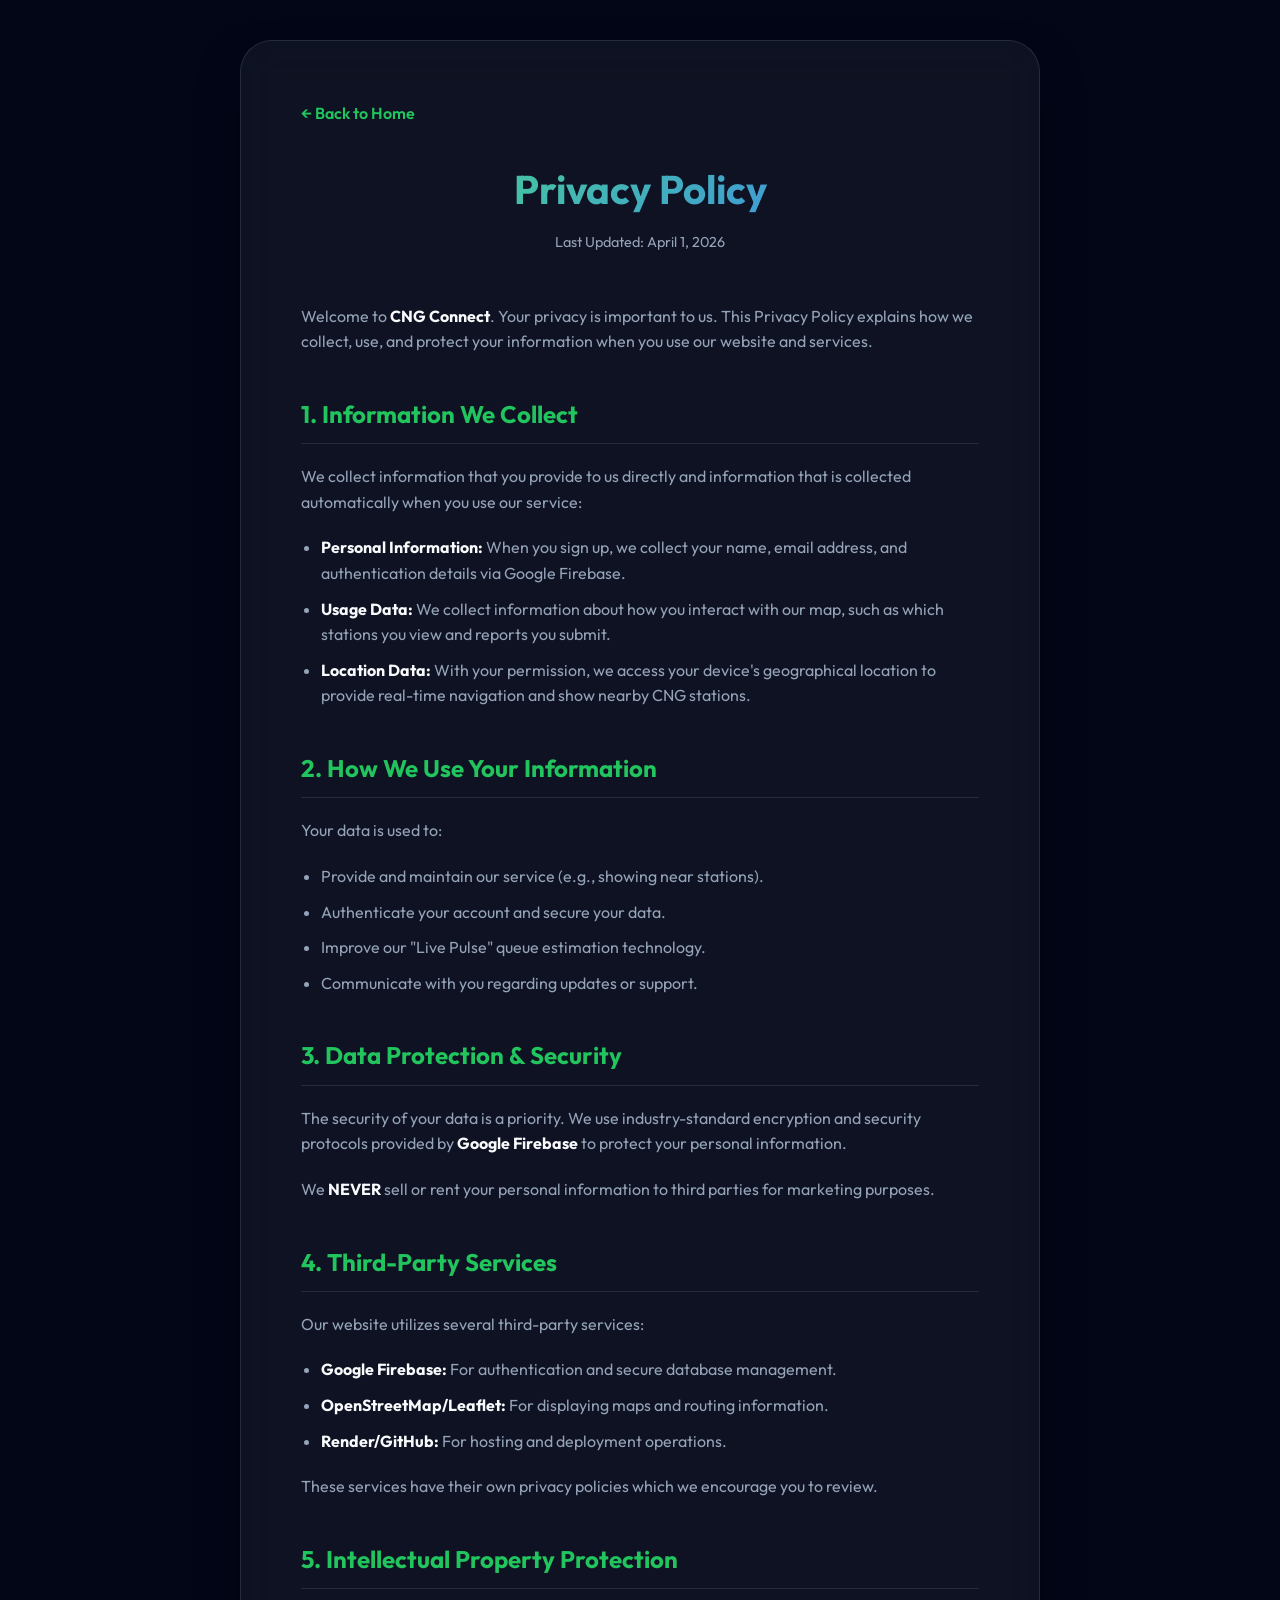
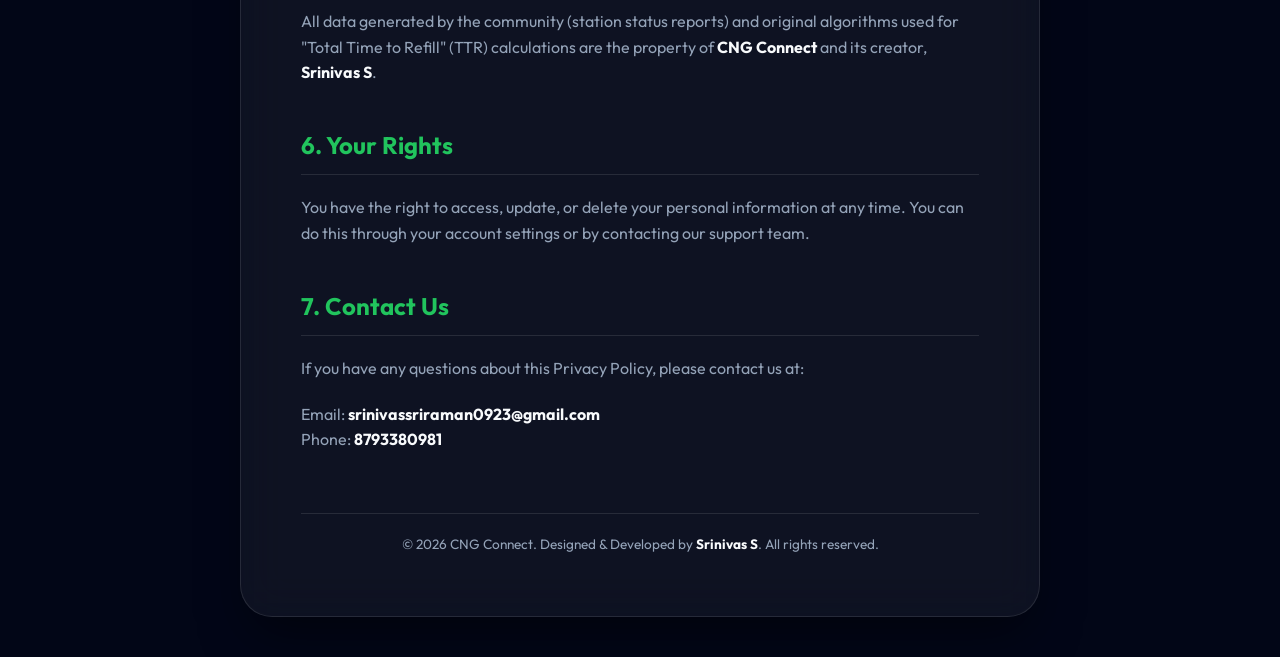
<file: src/main/resources/static/privacy-policy.html>
<!DOCTYPE html>
<html lang="en">
<head>
    <meta charset="UTF-8">
    <meta name="viewport" content="width=device-width, initial-scale=1.0">
    <title>Privacy Policy | CNG Connect</title>
    <link rel="icon" href="logo.png">
    <link href="https://fonts.googleapis.com/css2?family=Outfit:wght@300;400;600;700&display=swap" rel="stylesheet">
    <style>
        :root {
            --primary: hsl(142, 71%, 45%);
            --dark: #0f172a;
            --darker: #020617;
            --glass: rgba(255, 255, 255, 0.05);
            --glass-border: rgba(255, 255, 255, 0.1);
            --text-primary: #f8fafc;
            --text-secondary: #94a3b8;
        }

        * { box-sizing: border-box; margin: 0; padding: 0; font-family: 'Outfit', sans-serif; }

        body {
            background-color: var(--darker);
            color: var(--text-primary);
            line-height: 1.6;
            padding: 40px 20px;
        }

        .container {
            max-width: 800px;
            margin: 0 auto;
            background: var(--glass);
            backdrop-filter: blur(20px);
            border: 1px solid var(--glass-border);
            padding: 60px;
            border-radius: 32px;
            box-shadow: 0 25px 50px -12px rgba(0, 0, 0, 0.5);
        }

        .header {
            text-align: center;
            margin-bottom: 50px;
        }

        .header h1 {
            font-size: 2.5rem;
            background: linear-gradient(135deg, #4ade80, #3b82f6);
            -webkit-background-clip: text;
            background-clip: text;
            -webkit-text-fill-color: transparent;
            margin-bottom: 10px;
        }

        .header p {
            color: var(--text-secondary);
            font-size: 0.9rem;
        }

        h2 {
            color: var(--primary);
            margin-top: 40px;
            margin-bottom: 20px;
            font-size: 1.5rem;
            border-bottom: 1px solid var(--glass-border);
            padding-bottom: 10px;
        }

        p {
            margin-bottom: 20px;
            color: var(--text-secondary);
        }

        ul {
            margin-bottom: 20px;
            padding-left: 20px;
            color: var(--text-secondary);
        }

        li {
            margin-bottom: 10px;
        }

        .footer {
            text-align: center;
            margin-top: 60px;
            padding-top: 20px;
            border-top: 1px solid var(--glass-border);
            font-size: 0.85rem;
            color: var(--text-secondary);
        }

        .back-link {
            display: inline-block;
            margin-bottom: 30px;
            color: var(--primary);
            text-decoration: none;
            font-weight: 600;
            transition: 0.3s;
        }

        .back-link:hover {
            opacity: 0.8;
            transform: translateX(-5px);
        }

        strong {
            color: var(--text-primary);
        }

        @media (max-width: 600px) {
            .container { padding: 30px 20px; }
            .header h1 { font-size: 2rem; }
        }
    </style>
</head>
<body>
    <div class="container">
        <a href="index.html" class="back-link">← Back to Home</a>
        
        <div class="header">
            <h1>Privacy Policy</h1>
            <p>Last Updated: April 1, 2026</p>
        </div>

        <p>Welcome to <strong>CNG Connect</strong>. Your privacy is important to us. This Privacy Policy explains how we collect, use, and protect your information when you use our website and services.</p>

        <h2>1. Information We Collect</h2>
        <p>We collect information that you provide to us directly and information that is collected automatically when you use our service:</p>
        <ul>
            <li><strong>Personal Information:</strong> When you sign up, we collect your name, email address, and authentication details via Google Firebase.</li>
            <li><strong>Usage Data:</strong> We collect information about how you interact with our map, such as which stations you view and reports you submit.</li>
            <li><strong>Location Data:</strong> With your permission, we access your device's geographical location to provide real-time navigation and show nearby CNG stations.</li>
        </ul>

        <h2>2. How We Use Your Information</h2>
        <p>Your data is used to:</p>
        <ul>
            <li>Provide and maintain our service (e.g., showing near stations).</li>
            <li>Authenticate your account and secure your data.</li>
            <li>Improve our "Live Pulse" queue estimation technology.</li>
            <li>Communicate with you regarding updates or support.</li>
        </ul>

        <h2>3. Data Protection & Security</h2>
        <p>The security of your data is a priority. We use industry-standard encryption and security protocols provided by <strong>Google Firebase</strong> to protect your personal information.</p>
        <p>We <strong>NEVER</strong> sell or rent your personal information to third parties for marketing purposes.</p>

        <h2>4. Third-Party Services</h2>
        <p>Our website utilizes several third-party services:</p>
        <ul>
            <li><strong>Google Firebase:</strong> For authentication and secure database management.</li>
            <li><strong>OpenStreetMap/Leaflet:</strong> For displaying maps and routing information.</li>
            <li><strong>Render/GitHub:</strong> For hosting and deployment operations.</li>
        </ul>
        <p>These services have their own privacy policies which we encourage you to review.</p>

        <h2>5. Intellectual Property Protection</h2>
        <p>All data generated by the community (station status reports) and original algorithms used for "Total Time to Refill" (TTR) calculations are the property of <strong>CNG Connect</strong> and its creator, <strong>Srinivas S</strong>.</p>

        <h2>6. Your Rights</h2>
        <p>You have the right to access, update, or delete your personal information at any time. You can do this through your account settings or by contacting our support team.</p>

        <h2>7. Contact Us</h2>
        <p>If you have any questions about this Privacy Policy, please contact us at:</p>
        <p>
            Email: <strong>srinivassriraman0923@gmail.com</strong><br>
            Phone: <strong>8793380981</strong>
        </p>

        <div class="footer">
            &copy; 2026 CNG Connect. Designed & Developed by <strong>Srinivas S</strong>. All rights reserved.
        </div>
    </div>
</body>
</html>
</file>
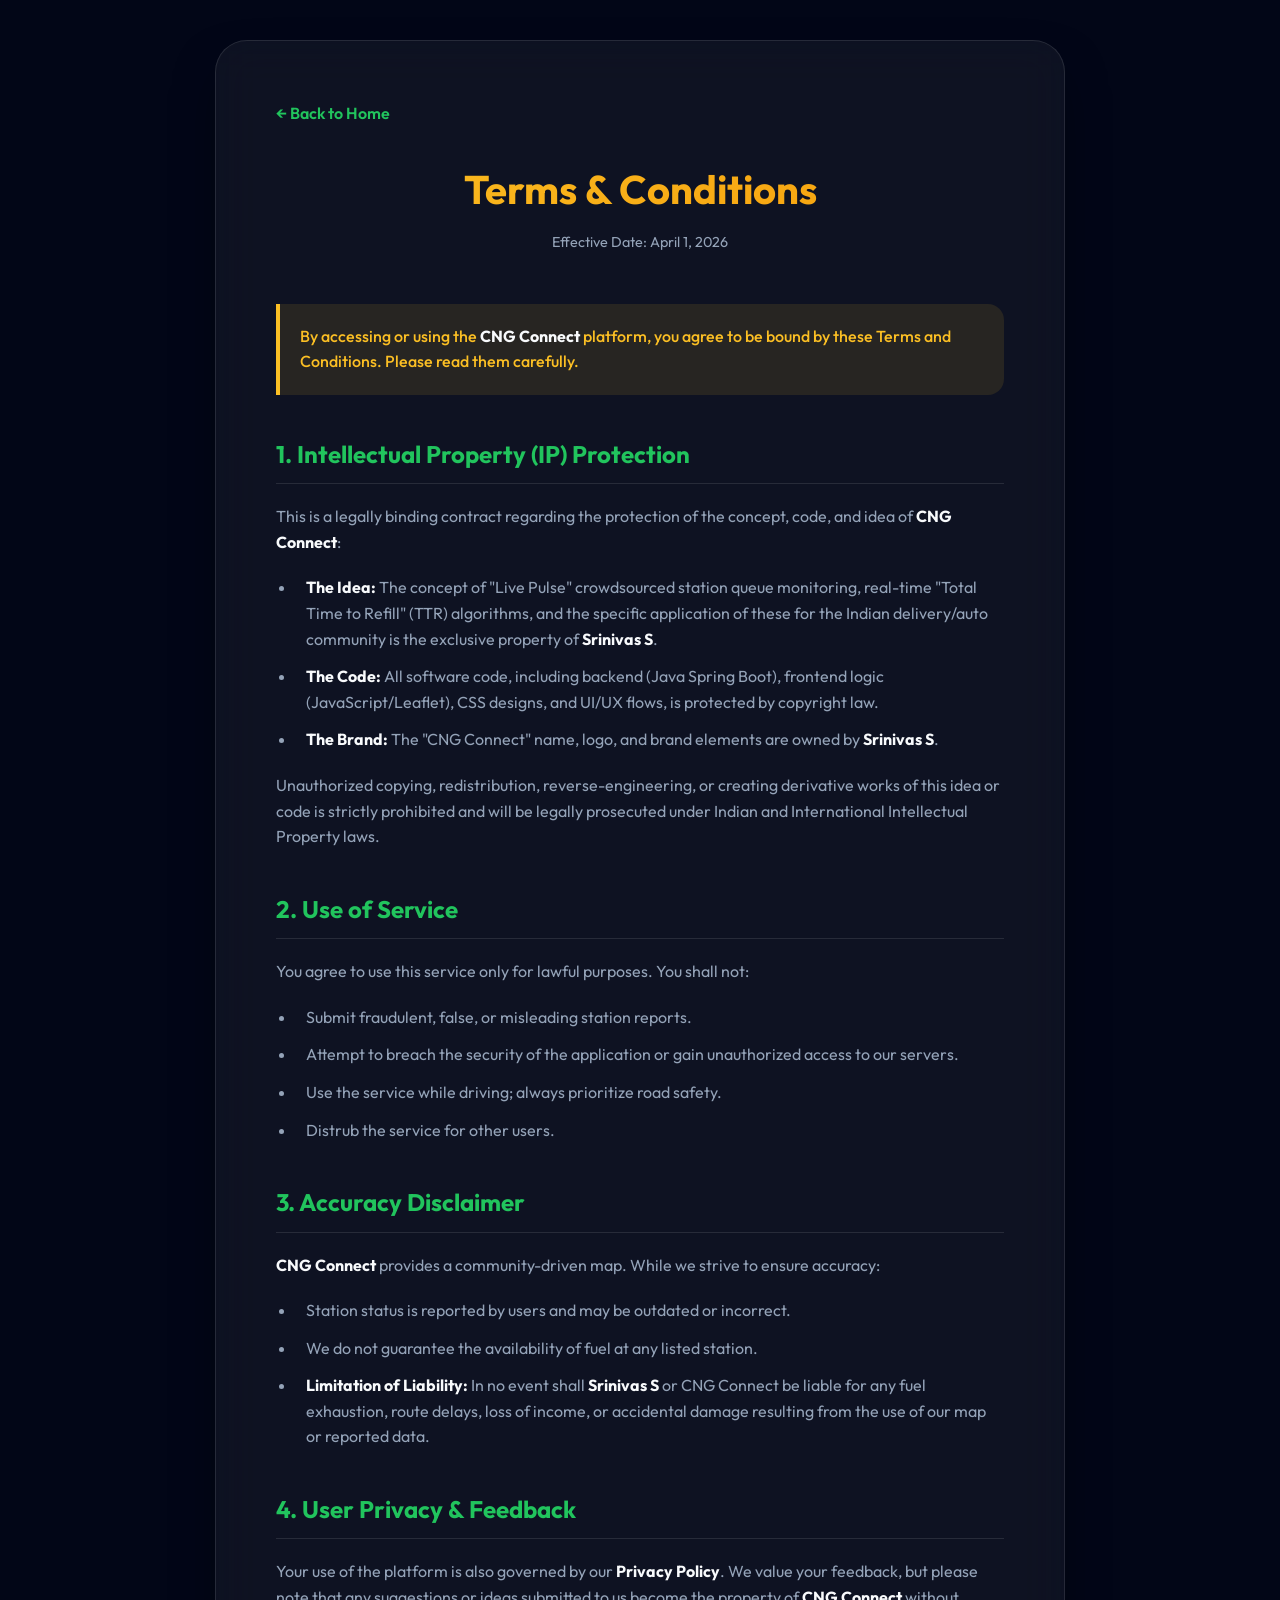
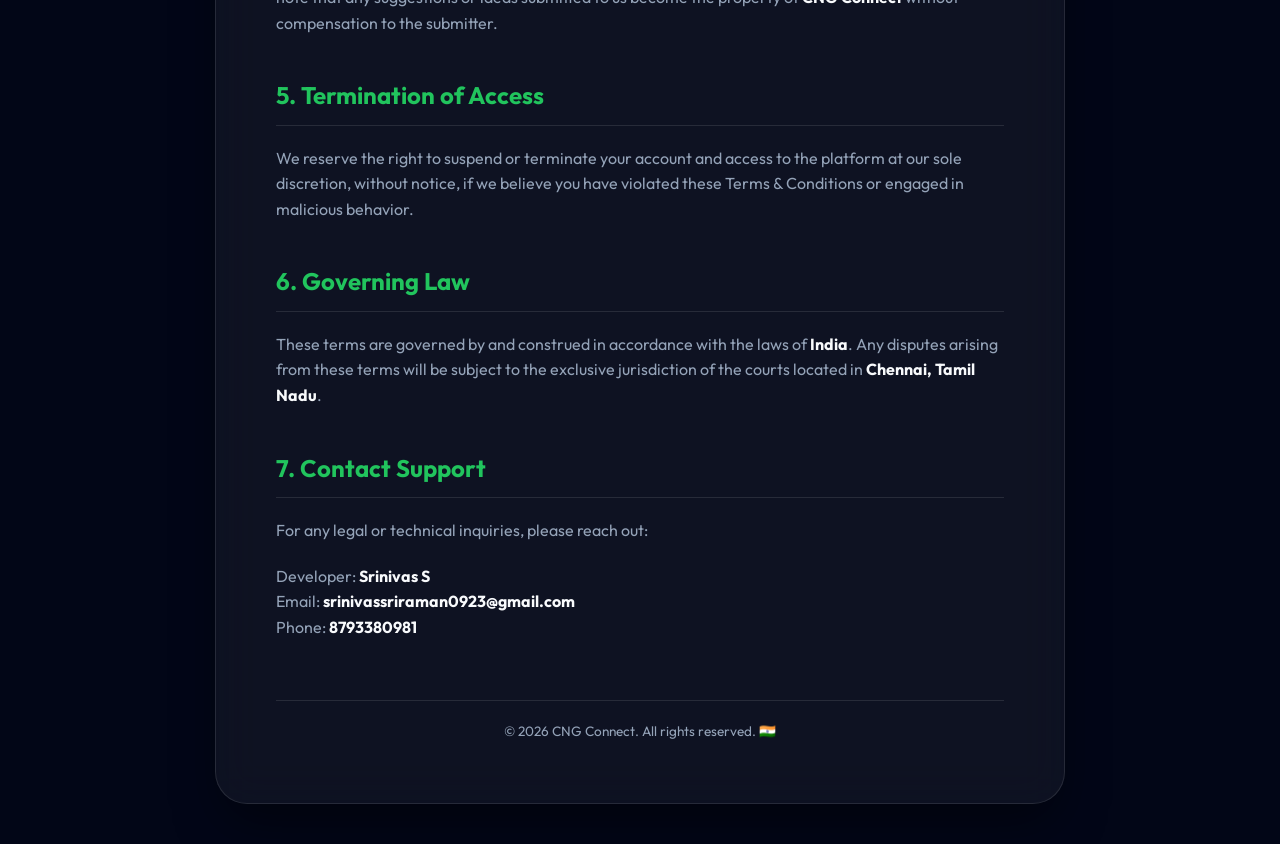
<file: src/main/resources/static/terms-and-conditions.html>
<!DOCTYPE html>
<html lang="en">
<head>
    <meta charset="UTF-8">
    <meta name="viewport" content="width=device-width, initial-scale=1.0">
    <title>Terms & Conditions | CNG Connect</title>
    <link rel="icon" href="logo.png">
    <link href="https://fonts.googleapis.com/css2?family=Outfit:wght@300;400;600;700&display=swap" rel="stylesheet">
    <style>
        :root {
            --primary: hsl(142, 71%, 45%);
            --secondary: hsl(210, 100%, 50%);
            --dark: #0f172a;
            --darker: #020617;
            --glass: rgba(255, 255, 255, 0.05);
            --glass-border: rgba(255, 255, 255, 0.1);
            --text-primary: #f8fafc;
            --text-secondary: #94a3b8;
        }

        * { box-sizing: border-box; margin: 0; padding: 0; font-family: 'Outfit', sans-serif; }

        body {
            background-color: var(--darker);
            color: var(--text-primary);
            line-height: 1.6;
            padding: 40px 20px;
        }

        .container {
            max-width: 850px;
            margin: 0 auto;
            background: var(--glass);
            backdrop-filter: blur(20px);
            border: 1px solid var(--glass-border);
            padding: 60px;
            border-radius: 32px;
            box-shadow: 0 25px 50px -12px rgba(0, 0, 0, 0.5);
        }

        .header {
            text-align: center;
            margin-bottom: 50px;
        }

        .header h1 {
            font-size: 2.5rem;
            background: linear-gradient(135deg, #fbbf24, #f59e0b);
            -webkit-background-clip: text;
            background-clip: text;
            -webkit-text-fill-color: transparent;
            margin-bottom: 10px;
        }

        .header p {
            color: var(--text-secondary);
            font-size: 0.9rem;
        }

        h2 {
            color: var(--primary);
            margin-top: 40px;
            margin-bottom: 20px;
            font-size: 1.5rem;
            border-bottom: 1px solid var(--glass-border);
            padding-bottom: 10px;
        }

        p {
            margin-bottom: 20px;
            color: var(--text-secondary);
        }

        ul {
            margin-bottom: 20px;
            padding-left: 20px;
            color: var(--text-secondary);
        }

        li {
            margin-bottom: 12px;
            padding-left: 10px;
        }

        strong {
            color: var(--text-primary);
        }

        .important-box {
            background: rgba(251, 191, 36, 0.1);
            border-left: 4px solid #fbbf24;
            padding: 20px;
            margin-bottom: 30px;
            border-radius: 0 16px 16px 0;
            color: #fbbf24;
            font-weight: 500;
        }

        .back-link {
            display: inline-block;
            margin-bottom: 30px;
            color: var(--primary);
            text-decoration: none;
            font-weight: 600;
            transition: 0.3s;
        }

        .back-link:hover {
            opacity: 0.8;
            transform: translateX(-5px);
        }

        .footer {
            text-align: center;
            margin-top: 60px;
            padding-top: 20px;
            border-top: 1px solid var(--glass-border);
            font-size: 0.85rem;
            color: var(--text-secondary);
        }

        @media (max-width: 600px) {
            .container { padding: 30px 20px; }
            .header h1 { font-size: 2rem; }
        }
    </style>
</head>
<body>
    <div class="container">
        <a href="index.html" class="back-link">← Back to Home</a>
        
        <div class="header">
            <h1>Terms & Conditions</h1>
            <p>Effective Date: April 1, 2026</p>
        </div>

        <div class="important-box">
            By accessing or using the <strong>CNG Connect</strong> platform, you agree to be bound by these Terms and Conditions. Please read them carefully.
        </div>

        <h2>1. Intellectual Property (IP) Protection</h2>
        <p>This is a legally binding contract regarding the protection of the concept, code, and idea of <strong>CNG Connect</strong>:</p>
        <ul>
            <li><strong>The Idea:</strong> The concept of "Live Pulse" crowdsourced station queue monitoring, real-time "Total Time to Refill" (TTR) algorithms, and the specific application of these for the Indian delivery/auto community is the exclusive property of <strong>Srinivas S</strong>.</li>
            <li><strong>The Code:</strong> All software code, including backend (Java Spring Boot), frontend logic (JavaScript/Leaflet), CSS designs, and UI/UX flows, is protected by copyright law.</li>
            <li><strong>The Brand:</strong> The "CNG Connect" name, logo, and brand elements are owned by <strong>Srinivas S</strong>.</li>
        </ul>
        <p>Unauthorized copying, redistribution, reverse-engineering, or creating derivative works of this idea or code is strictly prohibited and will be legally prosecuted under Indian and International Intellectual Property laws.</p>

        <h2>2. Use of Service</h2>
        <p>You agree to use this service only for lawful purposes. You shall not:</p>
        <ul>
            <li>Submit fraudulent, false, or misleading station reports.</li>
            <li>Attempt to breach the security of the application or gain unauthorized access to our servers.</li>
            <li>Use the service while driving; always prioritize road safety.</li>
        <li>Distrub the service for other users.</li>
        </ul>

        <h2>3. Accuracy Disclaimer</h2>
        <p><strong>CNG Connect</strong> provides a community-driven map. While we strive to ensure accuracy:</p>
        <ul>
            <li>Station status is reported by users and may be outdated or incorrect.</li>
            <li>We do not guarantee the availability of fuel at any listed station.</li>
            <li><strong>Limitation of Liability:</strong> In no event shall <strong>Srinivas S</strong> or CNG Connect be liable for any fuel exhaustion, route delays, loss of income, or accidental damage resulting from the use of our map or reported data.</li>
        </ul>

        <h2>4. User Privacy & Feedback</h2>
        <p>Your use of the platform is also governed by our <strong>Privacy Policy</strong>. We value your feedback, but please note that any suggestions or ideas submitted to us become the property of <strong>CNG Connect</strong> without compensation to the submitter.</p>

        <h2>5. Termination of Access</h2>
        <p>We reserve the right to suspend or terminate your account and access to the platform at our sole discretion, without notice, if we believe you have violated these Terms & Conditions or engaged in malicious behavior.</p>

        <h2>6. Governing Law</h2>
        <p>These terms are governed by and construed in accordance with the laws of <strong>India</strong>. Any disputes arising from these terms will be subject to the exclusive jurisdiction of the courts located in <strong>Chennai, Tamil Nadu</strong>.</p>

        <h2>7. Contact Support</h2>
        <p>For any legal or technical inquiries, please reach out:</p>
        <p>
            Developer: <strong>Srinivas S</strong><br>
            Email: <strong>srinivassriraman0923@gmail.com</strong><br>
            Phone: <strong>8793380981</strong>
        </p>

        <div class="footer">
            &copy; 2026 CNG Connect. All rights reserved. 🇮🇳
        </div>
    </div>
</body>
</html>
</file>
<file: src/main/resources/static/style.css>
:root {
  --primary: hsl(142, 71%, 45%);
  --primary-dark: hsl(142, 71%, 35%);
  --secondary: hsl(210, 100%, 50%);
  --dark: #0f172a;
  --light: #f8fafc;
  --glass: rgba(255, 255, 255, 0.05);
  --glass-border: rgba(255, 255, 255, 0.1);
  --shadow: 0 20px 25px -5px rgba(0, 0, 0, 0.1), 0 10px 10px -5px rgba(0, 0, 0, 0.04);
}

* {
  box-sizing: border-box;
  margin: 0;
  padding: 0;
  font-family: 'Outfit', sans-serif;
}

body {
  background: radial-gradient(circle at top left, rgba(34, 197, 94, 0.15) 0%, transparent 50%),
              radial-gradient(circle at bottom right, rgba(59, 130, 246, 0.15) 0%, transparent 50%),
              radial-gradient(circle at center, rgba(15, 23, 42, 1) 0%, #020617 100%);
  background-attachment: fixed;
  color: var(--light);
  min-height: 100vh;
  display: flex;
  flex-direction: column;
  overflow-x: hidden;
}

/* Navbar */
.navbar {
  display: flex;
  justify-content: space-between;
  align-items: center;
  padding: 1.5rem 3rem;
  backdrop-filter: blur(var(--blur));
  background: var(--glass-bg);
  border-bottom: 1px solid var(--glass-border);
  position: sticky;
  top: 0;
  z-index: 1000;
}

.logo {
  font-size: 1.5rem;
  font-weight: 700;
  background: linear-gradient(135deg, var(--primary-color), var(--secondary-color));
  background-clip: text;
  -webkit-background-clip: text;
  -webkit-text-fill-color: transparent;
  cursor: pointer;
  text-decoration: none;
}

.nav-links {
  display: flex;
  gap: 2rem;
}

.nav-link {
  color: var(--text-light);
  text-decoration: none;
  font-weight: 500;
  opacity: 0.8;
  transition: opacity 0.3s ease;
}

.nav-link:hover {
  opacity: 1;
  color: var(--primary-color);
}

/* Main Content */
.container {
  flex: 1;
  display: flex;
  flex-direction: column;
  justify-content: center;
  align-items: center;
  text-align: center;
  padding: 2rem;
}

.hero-content {
  max-width: 800px;
  animation: fadeIn 1s ease-out;
}

h1 {
  font-size: 4rem;
  margin-bottom: 1.5rem;
  line-height: 1.1;
  white-space: pre-wrap;
}

h1 span {
  display: inline-block;
  color: var(--primary);
}

.subtitle {
  font-size: 1.25rem;
  color: #94a3b8;
  margin-bottom: 3rem;
  line-height: 1.6;
}

/* Buttons */
.btn-group {
  display: flex;
  gap: 1.5rem;
  justify-content: center;
  flex-wrap: wrap;
}

.btn {
  padding: 1rem 2.5rem;
  border-radius: 50px;
  font-weight: 600;
  text-decoration: none;
  transition: all 0.4s cubic-bezier(0.4, 0, 0.2, 1);
  font-size: 1.1rem;
  cursor: pointer;
  position: relative;
  overflow: hidden;
}

.btn-primary {
  background: linear-gradient(135deg, var(--primary), var(--primary-dark));
  color: white;
  box-shadow: 0 10px 20px -5px rgba(34, 197, 94, 0.3);
  border: 1px solid rgba(255, 255, 255, 0.1);
}

.btn-primary:hover {
  transform: translateY(-4px) scale(1.05);
  box-shadow: 0 20px 30px -10px rgba(34, 197, 94, 0.5);
  filter: brightness(1.1);
}

.btn-secondary {
  background: rgba(255, 255, 255, 0.08);
  border: 1px solid rgba(255, 255, 255, 0.15);
  color: var(--light);
  backdrop-filter: blur(8px);
}

.btn-secondary:hover {
  background: rgba(255, 255, 255, 0.15);
  transform: translateY(-4px) scale(1.05);
  border-color: rgba(255, 255, 255, 0.3);
}

/* Features Section (for How It Works) */
.features-grid {
  display: grid;
  grid-template-columns: repeat(auto-fit, minmax(300px, 1fr));
  gap: 2rem;
  padding: 4rem 2rem;
  max-width: 1200px;
  width: 100%;
}

.feature-card {
  background: rgba(255, 255, 255, 0.02);
  border: 1px solid rgba(255, 255, 255, 0.05);
  padding: 2.5rem;
  border-radius: 24px;
  backdrop-filter: blur(12px);
  -webkit-backdrop-filter: blur(12px);
  transition: all 0.4s cubic-bezier(0.175, 0.885, 0.32, 1.275);
  text-align: left;
  position: relative;
  overflow: hidden;
}

.feature-card::before {
  content: '';
  position: absolute;
  top: 0; left: -100%;
  width: 50%; height: 100%;
  background: linear-gradient(to right, transparent, rgba(255,255,255,0.05), transparent);
  transform: skewX(-25deg);
  transition: 0.5s;
}

.feature-card:hover {
  transform: translateY(-12px);
  border-color: rgba(34, 197, 94, 0.4);
  background: rgba(34, 197, 94, 0.05);
  box-shadow: 0 20px 40px -10px rgba(34, 197, 94, 0.15);
}

.feature-card:hover::before {
  left: 150%;
}

.feature-icon {
  font-size: 2.5rem;
  margin-bottom: 1.5rem;
  color: var(--primary);
}

/* Landing Page Sections */
.hero {
  text-align: center;
  padding-top: 100px;
}

.badge {
  display: inline-block;
  padding: 0.5rem 1rem;
  background: rgba(34, 197, 94, 0.1);
  color: var(--primary);
  border-radius: 50px;
  font-size: 0.8rem;
  font-weight: 700;
  margin-bottom: 2rem;
  letter-spacing: 1px;
}

.scroll-down {
  position: absolute;
  bottom: 30px;
  left: 50%;
  transform: translateX(-50%);
  font-size: 2rem;
  color: var(--primary);
  cursor: pointer;
  animation: bounce 2s infinite;
}

@keyframes bounce {

  0%,
  20%,
  50%,
  80%,
  100% {
    transform: translateX(-50%) translateY(0);
  }

  40% {
    transform: translateX(-50%) translateY(-10px);
  }

  60% {
    transform: translateX(-50%) translateY(-5px);
  }
}

/* Stats Bar */
.stats-bar {
  display: flex;
  justify-content: space-around;
  padding: 4rem 2rem;
  background: rgba(255, 255, 255, 0.02);
  border-top: 1px solid var(--glass-border);
  border-bottom: 1px solid var(--glass-border);
  backdrop-filter: blur(10px);
}

.stat-item {
  text-align: center;
}

.stat-num {
  display: block;
  font-size: 2.5rem;
  font-weight: 800;
  color: var(--primary);
  margin-bottom: 0.5rem;
}

/* Section Titles */
.section-title {
  text-align: center;
  margin-bottom: 4rem;
}

.section-title h2 {
  font-size: 3rem;
  margin-bottom: 1rem;
}

.section-title h2 span {
  color: var(--primary);
}

/* Fleet CTA */
.fleet-cta {
  display: grid;
  grid-template-columns: 1.2fr 1fr;
  gap: 4rem;
  align-items: center;
  background: linear-gradient(135deg, rgba(30, 41, 59, 0.8), rgba(15, 23, 42, 0.8));
  padding: 4rem;
  border-radius: 40px;
  border: 1px solid var(--glass-border);
  box-shadow: var(--shadow);
}

.fleet-content h2 {
  font-size: 2.5rem;
  margin-bottom: 1.5rem;
}

.fleet-content p {
  font-size: 1.1rem;
  color: #94a3b8;
  margin-bottom: 2.5rem;
  line-height: 1.6;
}

.fleet-mockup {
  display: flex;
  flex-direction: column;
  gap: 1.5rem;
}

.mockup-card {
  background: rgba(15, 23, 42, 0.6);
  padding: 1.5rem;
  border-radius: 20px;
  border-left: 4px solid var(--primary);
  border-right: 1px solid rgba(255, 255, 255, 0.05);
  border-top: 1px solid rgba(255, 255, 255, 0.05);
  border-bottom: 1px solid rgba(255, 255, 255, 0.05);
  font-weight: 600;
  backdrop-filter: blur(16px);
  -webkit-backdrop-filter: blur(16px);
  box-shadow: 0 10px 30px rgba(0, 0, 0, 0.2);
  transition: 0.3s;
}

.mockup-card:hover {
  transform: translateY(-5px);
  box-shadow: 0 15px 35px rgba(0, 0, 0, 0.4), inset 0 0 20px rgba(34, 197, 94, 0.05);
}

/* Footer */
.footer {
  background: #070b14;
  padding: 100px 3rem 50px;
  border-top: 1px solid var(--glass-border);
}

.footer-grid {
  display: grid;
  grid-template-columns: 1.5fr repeat(3, 1fr);
  gap: 4rem;
  max-width: 1200px;
  margin: 0 auto;
}

.footer-brand p {
  color: #64748b;
  margin-top: 1.5rem;
  line-height: 1.6;
}

.footer-nav h4 {
  margin-bottom: 2rem;
  font-size: 1.1rem;
  color: var(--light);
}

.footer-nav a {
  display: block;
  color: #94a3b8;
  text-decoration: none;
  margin-bottom: 1rem;
  transition: color 0.3s;
}

.footer-nav a:hover {
  color: var(--primary);
}

.footer-bottom {
  text-align: center;
  margin-top: 80px;
  padding-top: 30px;
  border-top: 1px solid var(--glass-border);
  color: #475569;
  font-size: 0.9rem;
}

/* Responsive */
@media (max-width: 968px) {
  .footer-grid {
    grid-template-columns: 1fr 1fr;
  }

  .fleet-cta {
    grid-template-columns: 1fr;
  }
}

@media (max-width: 768px) {
  h1 {
    font-size: 2.5rem;
  }

  .stats-bar {
    flex-direction: column;
    gap: 3rem;
  }

  .footer-grid {
    grid-template-columns: 1fr;
    gap: 3rem;
  }

  .nav-links {
    position: fixed;
    top: 0;
    right: -100%;
    width: 80%;
    height: 100vh;
    background: #0f172a;
    flex-direction: column;
    justify-content: center;
    align-items: center;
    transition: 0.4s ease;
    z-index: 2000;
    box-shadow: -10px 0 30px rgba(0,0,0,0.5);
    display: flex;
  }

  .nav-links.active {
    right: 0;
  }

  .mobile-menu-btn {
    display: block !important;
    font-size: 1.5rem;
    color: white;
    cursor: pointer;
    z-index: 2100;
  }
}

/* Utilities */
.hidden {
  display: none;
}

@keyframes fadeIn {
  from {
    opacity: 0;
    transform: translateY(20px);
  }

  to {
    opacity: 1;
    transform: translateY(0);
  }
}

/* Responsive */
@media (max-width: 768px) {
  h1 {
    font-size: 2.5rem;
    padding: 0 10px;
  }

  .navbar {
    padding: 1rem 1.5rem;
  }

  .btn-group {
    flex-direction: column;
    width: 100%;
    gap: 1rem;
  }

  .btn {
    width: 100%;
    padding: 0.8rem 1.5rem;
    font-size: 1rem;
  }

  .hero {
    padding-top: 60px;
    min-height: auto !important;
  }

  .container {
    padding: 1rem;
  }
}

/* Login Page Styles */
.login-card {
  background: var(--glass-bg);
  border: 1px solid var(--glass-border);
  padding: 3rem;
  border-radius: 20px;
  backdrop-filter: blur(var(--blur));
  max-width: 450px;
  width: 90%;
  text-align: center;
}

.login-card h2 {
  margin-bottom: 2rem;
  font-size: 1.8rem;
}

.access-option {
  margin-bottom: 1.5rem;
}

.access-option h3 {
  font-size: 1.2rem;
  margin-bottom: 0.5rem;
  color: var(--primary-color);
}

.access-option p {
  color: #94a3b8;
  margin-bottom: 1rem;
  font-size: 0.9rem;
}

.full-width {
  width: 100%;
}

.divider {
  margin: 2rem 0;
  color: #64748b;
  position: relative;
  font-size: 0.9rem;
}

.divider::before,
.divider::after {
  content: "";
  position: absolute;
  top: 50%;
  width: 40%;
  height: 1px;
  background: #334155;
}

.divider::before {
  left: 0;
}

.divider::after {
  right: 0;
}

.login-form input {
  width: 100%;
  padding: 1rem;
  margin-bottom: 1rem;
  border-radius: 10px;
  border: 1px solid var(--glass-border);
  background: rgba(15, 23, 42, 0.6);
  color: white;
  font-size: 1rem;
}

.login-form input:focus {
  outline: none;
  border-color: var(--primary-color);
}

.error-msg {
  color: #ef4444;
  margin-top: 0.5rem;
  font-size: 0.9rem;
  display: none;
}
</file>
